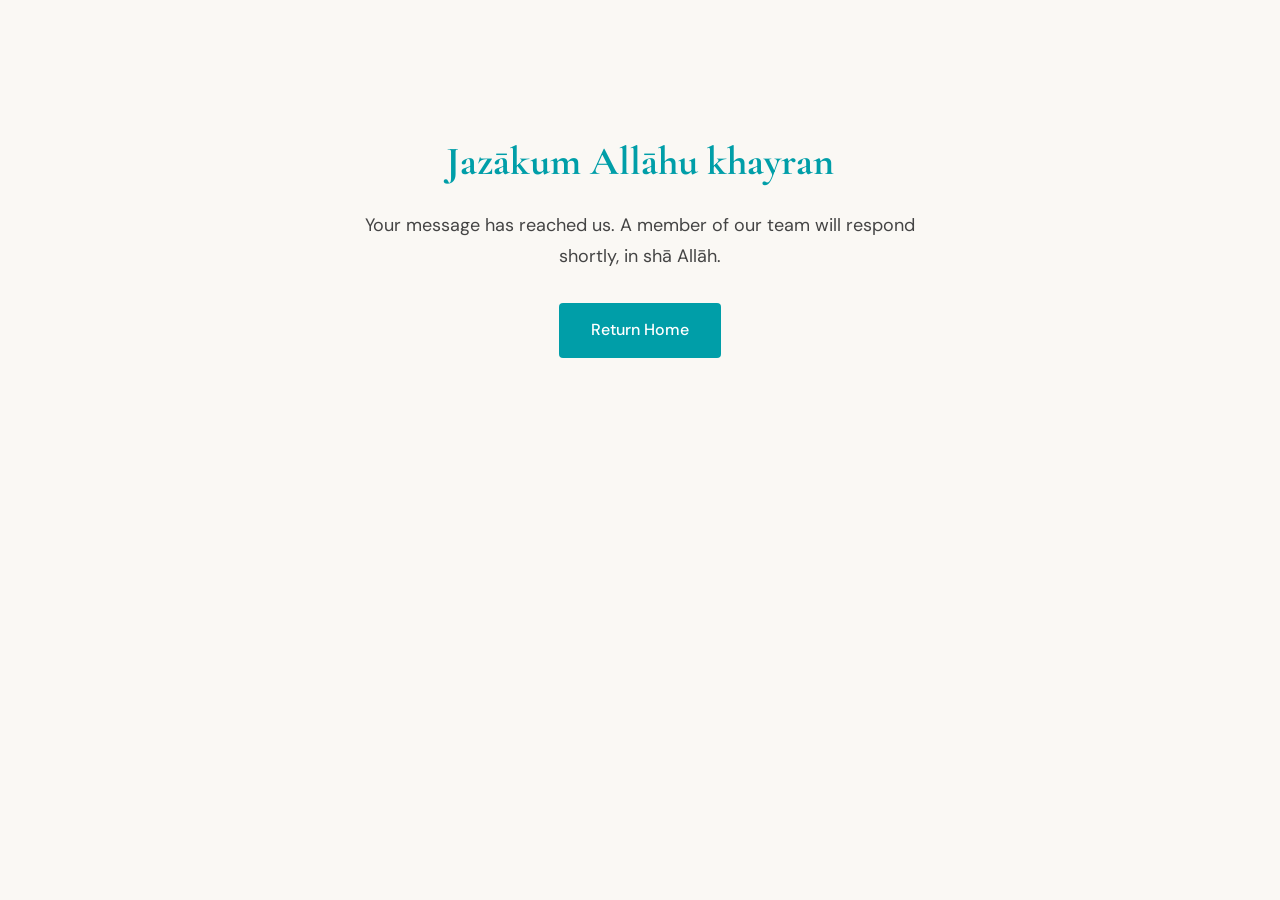
<file: contact-success.html>
<!DOCTYPE html>
<html lang="en">
<head>
  <meta charset="UTF-8"/>
  <meta name="viewport" content="width=device-width, initial-scale=1.0"/>
  <title>Message Sent — Baseerah Institute</title>
  <meta name="description" content="Thank you for contacting Baseerah Institute. We will respond shortly, in shā Allāh."/>
  <meta name="robots" content="noindex"/>
  <link rel="canonical" href="https://baseerahinstitute.org/contact-success.html"/>
  <link rel="preconnect" href="https://fonts.googleapis.com"/>
  <link rel="preconnect" href="https://fonts.gstatic.com" crossorigin/>
  <link href="https://fonts.googleapis.com/css2?family=Cormorant+Garamond:ital,wght@0,300;0,400;0,600;1,300;1,400;1,600\&family=DM+Sans:opsz,wght@9..40,300;9..40,400;9..40,500;9..40,600\&family=Noto+Naskh+Arabic:wght@400;700\&display=swap" rel="stylesheet"/>
  <link rel="stylesheet" href="/css/style.css"/>
</head>
<body>
  <div id="nav-placeholder"></div>
  <main style="max-width:640px;margin:8rem auto 6rem;padding:0 1.5rem;text-align:center;">
    <h1 style="font-family:'Cormorant Garamond',serif;font-size:2.5rem;color:#009EA8;margin-bottom:1rem;">Jazākum Allāhu khayran</h1>
    <p style="font-size:1.125rem;line-height:1.7;color:#444;margin-bottom:2rem;">
      Your message has reached us. A member of our team will respond shortly, in shā Allāh.
    </p>
    <a href="/" style="display:inline-block;padding:0.875rem 2rem;background:#009EA8;color:#fff;text-decoration:none;border-radius:4px;font-weight:500;">Return Home</a>
  </main>
  <div id="footer-placeholder"></div>
  <script src="/js/components.js" defer></script>
</body>
</html>
</file>
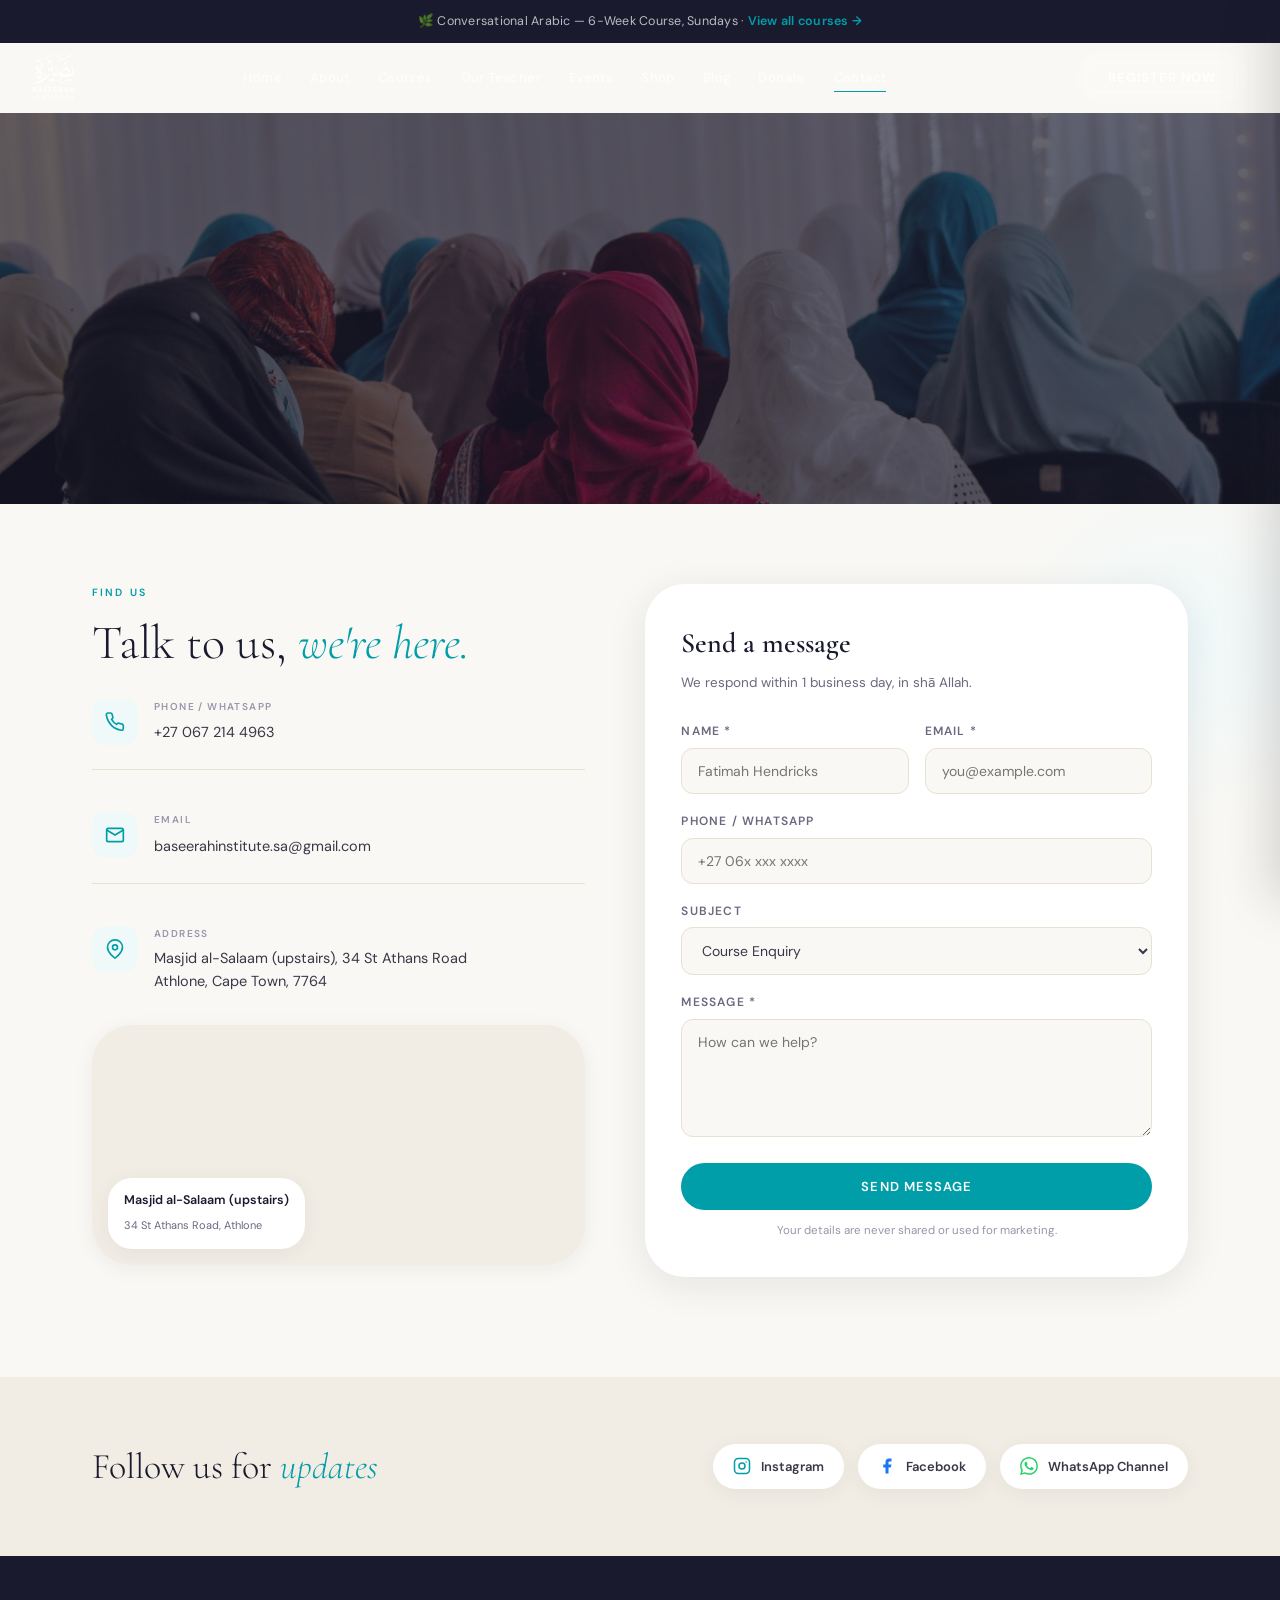
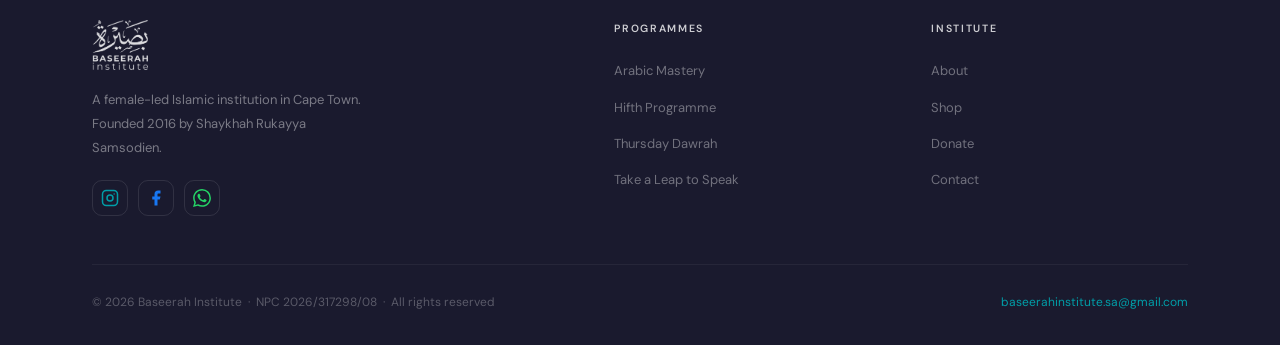
<file: contact.html>
<!DOCTYPE html>
<html lang="en">
<head>
  <meta charset="UTF-8"/>
  <meta name="viewport" content="width=device-width, initial-scale=1.0"/>
  <title>Contact — Baseerah Institute</title>

  <meta name="description" content="Contact Baseerah Institute in Cape Town. WhatsApp, email or visit us at Masjid al-Salaam, Athlone. Enquire about courses, registration or donations."/>
  <link rel="canonical" href="https://baseerahinstitute.org/contact.html"/>

  <meta property="og:site_name"   content="Baseerah Institute"/>
  <meta property="og:type"        content="website"/>
  <meta property="og:title"       content="Contact — Baseerah Institute"/>
  <meta property="og:description" content="Contact Baseerah Institute — WhatsApp, email or visit us at Masjid al-Salaam, Athlone, Cape Town."/>
  <meta property="og:image"       content="/images/og-default.jpg"/>
  <meta property="og:url"         content="https://baseerahinstitute.org/contact.html"/>
  <meta name="twitter:card"        content="summary_large_image"/>
  <meta name="twitter:title"       content="Contact — Baseerah Institute"/>
  <meta name="twitter:description" content="Contact Baseerah Institute — WhatsApp, email or visit us in Athlone, Cape Town."/>

  <link rel="preconnect" href="https://fonts.googleapis.com"/>
  <link rel="preconnect" href="https://fonts.gstatic.com" crossorigin/>
  <link href="https://fonts.googleapis.com/css2?family=Cormorant+Garamond:ital,wght@0,300;0,400;0,600;1,300;1,400;1,600\&family=DM+Sans:opsz,wght@9..40,300;9..40,400;9..40,500;9..40,600\&family=Noto+Naskh+Arabic:wght@400;700\&display=swap" rel="stylesheet"/>
  <link rel="stylesheet" href="css/style.css"/>
</head>
<body>

<div id="bar-container"></div>
<div id="nav-container"></div>

<!-- ─── Page Hero (editable via CMS) ─── -->
<div id="page-hero-container"><section class="page-hero">
  <div class="wrap">
    <div class="page-hero-text">
      <span class="eyebrow">We'd Love to Hear From You</span>
      <h1>Get in <em>Touch</em></h1>
      <p>Questions about registration, courses, or anything else — reach out and we'll respond within 1 business day.</p>
    </div>
    <div class="quick-links" style="margin-top:28px">
      <a href="tel:+27672144963" class="ql">📞 Call Us</a>
      <a href="mailto:baseerahinstitute.sa@gmail.com" class="ql">✉️ Email</a>
      <a href="https://wa.me/27672144963" target="_blank" rel="noopener" class="ql">💬 WhatsApp</a>
      <a href="courses.html#register" class="ql">📋 Register</a>
    </div>
  </div>
</section></div>

<!-- ─── Contact main ─── -->
<section class="contact-main">
  <div class="wrap">
    <div class="contact-grid">

      <!-- Contact info — rendered by app.js -->
      <div>
        <div class="contact-info">
          <span class="eyebrow" style="display:block;margin-bottom:16px">Find Us</span>
          <h2 class="reveal">Talk to us, <em>we're here.</em></h2>
          <div id="contact-details-container">
            <!-- Rendered by app.js -->
            <div style="display:flex;flex-direction:column;gap:20px;margin-top:20px">
              <div class="skeleton-card citem" style="height:64px"></div>
              <div class="skeleton-card citem" style="height:64px"></div>
              <div class="skeleton-card citem" style="height:64px"></div>
            </div>
          </div>
        </div>

        <!-- Map embed -->
        <div class="map-wrap" style="margin-top:32px">
          <iframe
            src="https://www.google.com/maps/embed?pb=!1m18!1m12!1m3!1d3310.8!2d18.5!3d-33.95!2m3!1f0!2f0!3f0!3m2!1i1024!2i768!4f13.1!3m3!1m2!1s0x0%3A0x0!2zMzPCsDU3JzAwLjAiUyAxOMKwMzAnMDAuMCJF!5e0!3m2!1sen!2sza!4v1"
            allowfullscreen loading="lazy" referrerpolicy="no-referrer-when-downgrade"
            title="Baseerah Institute location"></iframe>
          <div class="map-overlay">
            <p>Masjid al-Salaam (upstairs)</p>
            <small>34 St Athans Road, Athlone</small>
          </div>
        </div>
      </div>

      <!-- Contact form -->
      <div class="form-card reveal">
        <h3>Send a message</h3>
        <p class="form-sub">We respond within 1 business day, in shā Allah.</p>
        <form name="contact" method="POST" data-netlify="true" netlify-honeypot="bot-field" action="/contact.html">
          <input type="hidden" name="form-name" value="contact"/>
          <input type="hidden" name="bot-field"/>
          <div class="form-row">
            <div class="form-group"><label>Name *</label><input type="text" name="name" required placeholder="Fatimah Hendricks"/></div>
            <div class="form-group"><label>Email *</label><input type="email" name="email" required placeholder="you@example.com"/></div>
          </div>
          <div class="form-group"><label>Phone / WhatsApp</label><input type="tel" name="phone" placeholder="+27 06x xxx xxxx"/></div>
          <div class="form-group">
            <label>Subject</label>
            <select name="subject">
              <option value="Course Enquiry">Course Enquiry</option>
              <option value="Registration">Registration</option>
              <option value="Shop / Book Order">Shop / Book Order</option>
              <option value="Donation / Sponsorship">Donation / Sponsorship</option>
              <option value="General">General</option>
            </select>
          </div>
          <div class="form-group"><label>Message *</label><textarea name="message" rows="5" required placeholder="How can we help?"></textarea></div>
          <button type="submit" class="btn btn-primary form-submit">Send Message</button>
          <p class="form-note">Your details are never shared or used for marketing.</p>
        </form>
      </div>

    </div>
  </div>
</section>

<!-- ─── Social strip ─── -->
<section class="social-strip">
  <div class="wrap social-strip-in">
    <h3>Follow us for <em>updates</em></h3>
    <div class="social-links">
      <a href="https://instagram.com/baseerahinstitute" target="_blank" rel="noopener" class="social-link">
        <svg width="18" height="18" viewBox="0 0 24 24" fill="none" stroke="var(--teal)" stroke-width="2"><rect x="2" y="2" width="20" height="20" rx="5" ry="5"/><circle cx="12" cy="12" r="4"/><circle cx="17.5" cy="6.5" r="1" fill="var(--teal)" stroke="none"/></svg>
        Instagram
      </a>
      <a href="https://www.facebook.com/p/Baseerah-Institute-South-Africa-100061273524946/" target="_blank" rel="noopener" class="social-link">
        <svg width="18" height="18" viewBox="0 0 24 24" fill="#1877F2"><path d="M18 2h-3a5 5 0 0 0-5 5v3H7v4h3v8h4v-8h3l1-4h-4V7a1 1 0 0 1 1-1h3z"/></svg>
        Facebook
      </a>
      <a href="https://whatsapp.com/channel/0029VbAmEBDD38CbFEDWWk3m" target="_blank" rel="noopener" class="social-link">
        <svg width="18" height="18" viewBox="0 0 24 24" fill="#25D366"><path d="M17.472 14.382c-.297-.149-1.758-.867-2.03-.967-.273-.099-.471-.148-.67.15-.197.297-.767.966-.94 1.164-.173.199-.347.223-.644.075-.297-.15-1.255-.463-2.39-1.475-.883-.788-1.48-1.761-1.653-2.059-.173-.297-.018-.458.13-.606.134-.133.298-.347.446-.52.149-.174.198-.298.298-.497.099-.198.05-.371-.025-.52-.075-.149-.669-1.612-.916-2.207-.242-.579-.487-.5-.669-.51-.173-.008-.371-.01-.57-.01-.198 0-.52.074-.792.372-.272.297-1.04 1.016-1.04 2.479 0 1.462 1.065 2.875 1.213 3.074.149.198 2.096 3.2 5.077 4.487.709.306 1.262.489 1.694.625.712.227 1.36.195 1.871.118.571-.085 1.758-.719 2.006-1.413.248-.694.248-1.289.173-1.413-.074-.124-.272-.198-.57-.347m-5.421 7.403h-.004a9.87 9.87 0 0 1-5.031-1.378l-.361-.214-3.741.982.998-3.648-.235-.374a9.86 9.86 0 0 1-1.51-5.26c.001-5.45 4.436-9.884 9.888-9.884 2.64 0 5.122 1.03 6.988 2.898a9.825 9.825 0 0 1 2.893 6.994c-.003 5.45-4.437 9.884-9.885 9.884m8.413-18.297A11.815 11.815 0 0 0 12.05 0C5.495 0 .16 5.335.157 11.892c0 2.096.547 4.142 1.588 5.945L.057 24l6.305-1.654a11.882 11.882 0 0 0 5.683 1.448h.005c6.554 0 11.89-5.335 11.893-11.893a11.821 11.821 0 0 0-3.48-8.413z"/></svg>
        WhatsApp Channel
      </a>
    </div>
  </div>
</section>

<!-- Footer -->
<div id="footer-container"></div>

<script src="js/components.js" defer></script>
<script src="js/app.js" defer></script>

</body>
</html>
</file>
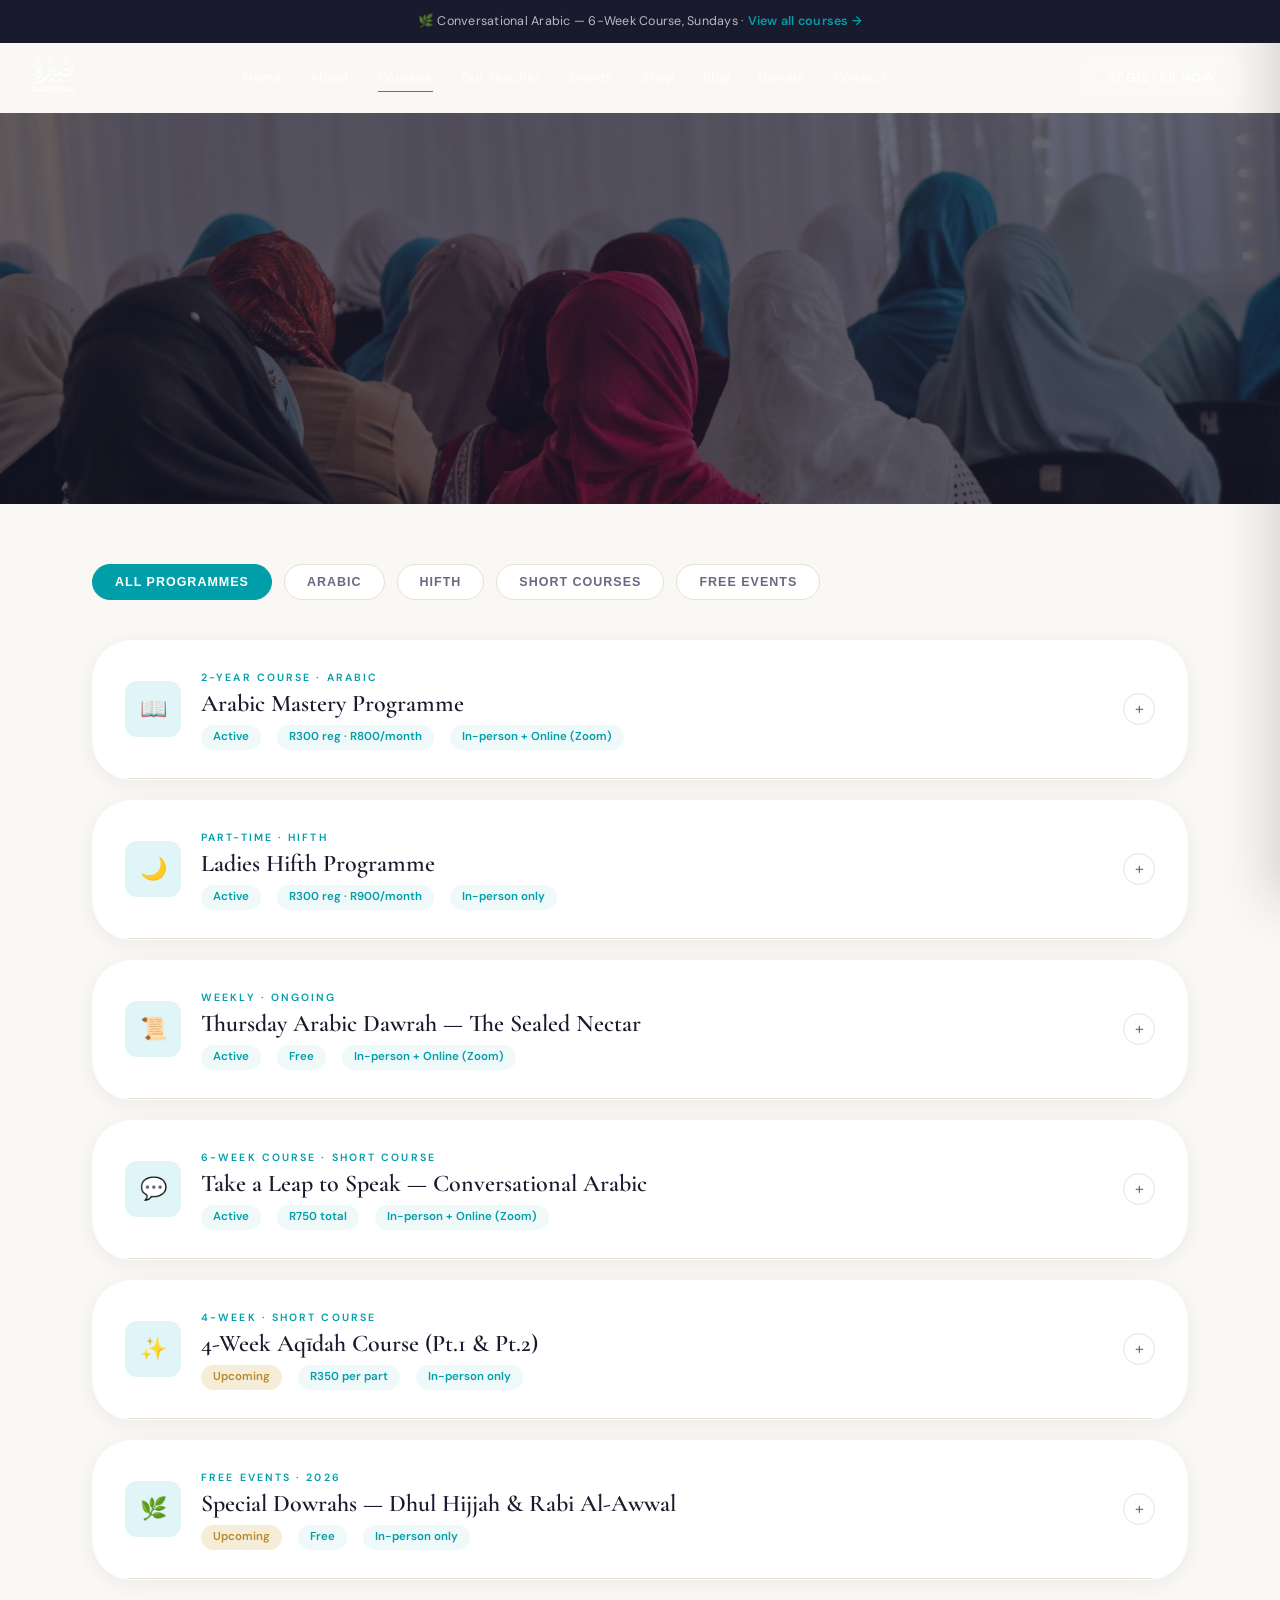
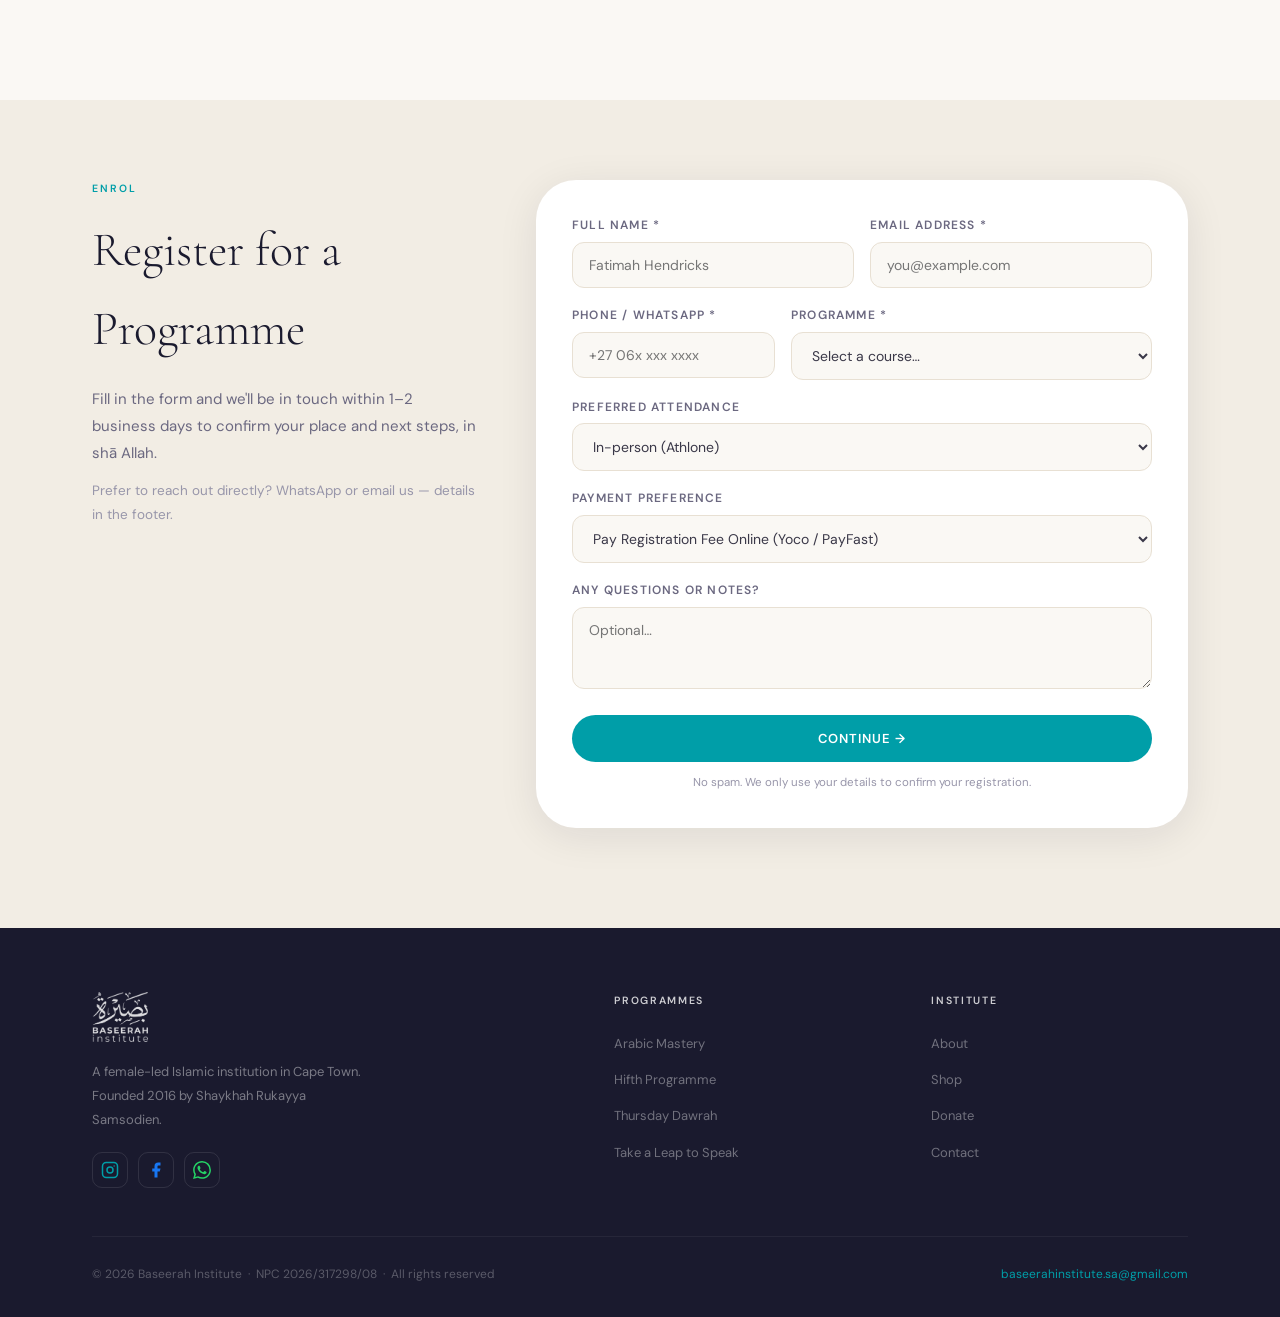
<file: courses.html>
<!DOCTYPE html>
<html lang="en">
<head>
  <meta charset="UTF-8"/>
  <meta name="viewport" content="width=device-width, initial-scale=1.0"/>
  <title>Courses — Baseerah Institute</title>

  <meta name="description" content="Explore Arabic Mastery, Ladies Hifth, Thursday Dawrah, Conversational Arabic and Aqidah courses at Baseerah Institute, Cape Town. In-person and online."/>
  <link rel="canonical" href="https://baseerahinstitute.org/courses.html"/>

  <meta property="og:site_name"   content="Baseerah Institute"/>
  <meta property="og:type"        content="website"/>
  <meta property="og:title"       content="Courses — Baseerah Institute"/>
  <meta property="og:description" content="Arabic Mastery, Ladies Hifth, Conversational Arabic and more — structured programmes for women in Cape Town and online."/>
  <meta property="og:image"       content="/images/og-default.jpg"/>
  <meta property="og:url"         content="https://baseerahinstitute.org/courses.html"/>
  <meta name="twitter:card"        content="summary_large_image"/>
  <meta name="twitter:title"       content="Courses — Baseerah Institute"/>
  <meta name="twitter:description" content="Arabic Mastery, Ladies Hifth, Conversational Arabic and more — structured programmes for women in Cape Town and online."/>

  <link rel="preconnect" href="https://fonts.googleapis.com"/>
  <link rel="preconnect" href="https://fonts.gstatic.com" crossorigin/>
  <link href="https://fonts.googleapis.com/css2?family=Cormorant+Garamond:ital,wght@0,300;0,400;0,600;1,300;1,400;1,600\&family=DM+Sans:opsz,wght@9..40,300;9..40,400;9..40,500;9..40,600\&family=Noto+Naskh+Arabic:wght@400;700\&display=swap" rel="stylesheet"/>
  <link rel="stylesheet" href="css/style.css"/>
</head>
<body>

<div id="bar-container"></div>
<div id="nav-container"></div>

<!-- ─── Page Hero (editable via CMS) ─── -->
<div id="page-hero-container"><section class="page-hero">
  <div class="wrap">
    <div class="page-hero-text">
      <span class="eyebrow">2026 Programmes</span>
      <h1>Our <em>Courses</em></h1>
      <p>From Hifth al-Qur'ān to Arabic Mastery — structured programmes for women, exactly where they are.</p>
    </div>
  </div>
</section></div>

<!-- ─── Courses List ─── -->
<section class="courses-page">
  <div class="wrap">

    <!-- Filter tabs -->
    <div class="filter-tabs" style="margin-bottom:40px">
      <button class="ftab active" data-filter="all">All Programmes</button>
      <button class="ftab" data-filter="arabic">Arabic</button>
      <button class="ftab" data-filter="hifth">Hifth</button>
      <button class="ftab" data-filter="short">Short Courses</button>
      <button class="ftab" data-filter="free">Free Events</button>
    </div>

    <!-- Courses accordion — rendered by app.js -->
    <div class="courses-list" id="courses-container">
      <!-- Loading skeletons -->
      <div class="skeleton-card" style="height:90px;border-radius:var(--r-lg)"></div>
      <div class="skeleton-card" style="height:90px;border-radius:var(--r-lg);margin-top:16px"></div>
      <div class="skeleton-card" style="height:90px;border-radius:var(--r-lg);margin-top:16px"></div>
    </div>

  </div>
</section>

<!-- ─── Registration Form ─── -->
<section class="reg-section" id="register">
  <div class="wrap">
    <div class="reg-grid">
      <div class="reg-text reveal">
        <span class="eyebrow">Enrol</span>
        <h2>Register for a Programme</h2>
        <p>Fill in the form and we'll be in touch within 1–2 business days to confirm your place and next steps, in shā Allah.</p>
        <p style="font-size:13.5px;color:var(--text-light);margin-top:12px">Prefer to reach out directly? WhatsApp or email us — details in the footer.</p>
      </div>
      <div class="form-card reveal">
        <form id="reg-form" name="course-registration" method="POST" data-netlify="true" netlify-honeypot="bot-field" action="/courses.html">
          <input type="hidden" name="form-name" value="course-registration"/>
          <input type="hidden" name="bot-field"/>
          <div class="form-row">
            <div class="form-group"><label>Full Name *</label><input type="text" name="name" required placeholder="Fatimah Hendricks"/></div>
            <div class="form-group"><label>Email Address *</label><input type="email" name="email" required placeholder="you@example.com"/></div>
          </div>
          <div class="form-row">
            <div class="form-group"><label>Phone / WhatsApp *</label><input type="tel" name="phone" required placeholder="+27 06x xxx xxxx"/></div>
            <div class="form-group">
              <label>Programme *</label>
              <select name="course" id="course-select" required>
                <option value="">Select a course…</option>
              </select>
            </div>
          </div>
          <div class="form-group">
            <label>Preferred Attendance</label>
            <select name="attendance">
              <option value="In-person (Athlone)">In-person (Athlone)</option>
              <option value="Online (Zoom)">Online (Zoom)</option>
              <option value="Not sure yet">Not sure yet</option>
            </select>
          </div>
          <div class="form-group">
            <label>Payment Preference</label>
            <select name="payment_preference">
              <option value="online">Pay Registration Fee Online (Yoco / PayFast)</option>
              <option value="eft">Pay via EFT / SnapScan</option>
            </select>
          </div>
          <div class="form-group"><label>Any questions or notes?</label><textarea name="message" rows="3" placeholder="Optional…"></textarea></div>
          <button type="submit" class="btn btn-primary form-submit">Continue →</button>
          <p class="form-note">No spam. We only use your details to confirm your registration.</p>
        </form>
      </div>
    </div>
  </div>
</section>

<!-- Footer -->
<div id="footer-container"></div>

<script src="js/components.js" defer></script>
<script src="js/app.js" defer></script>

</body>
</html>
</file>
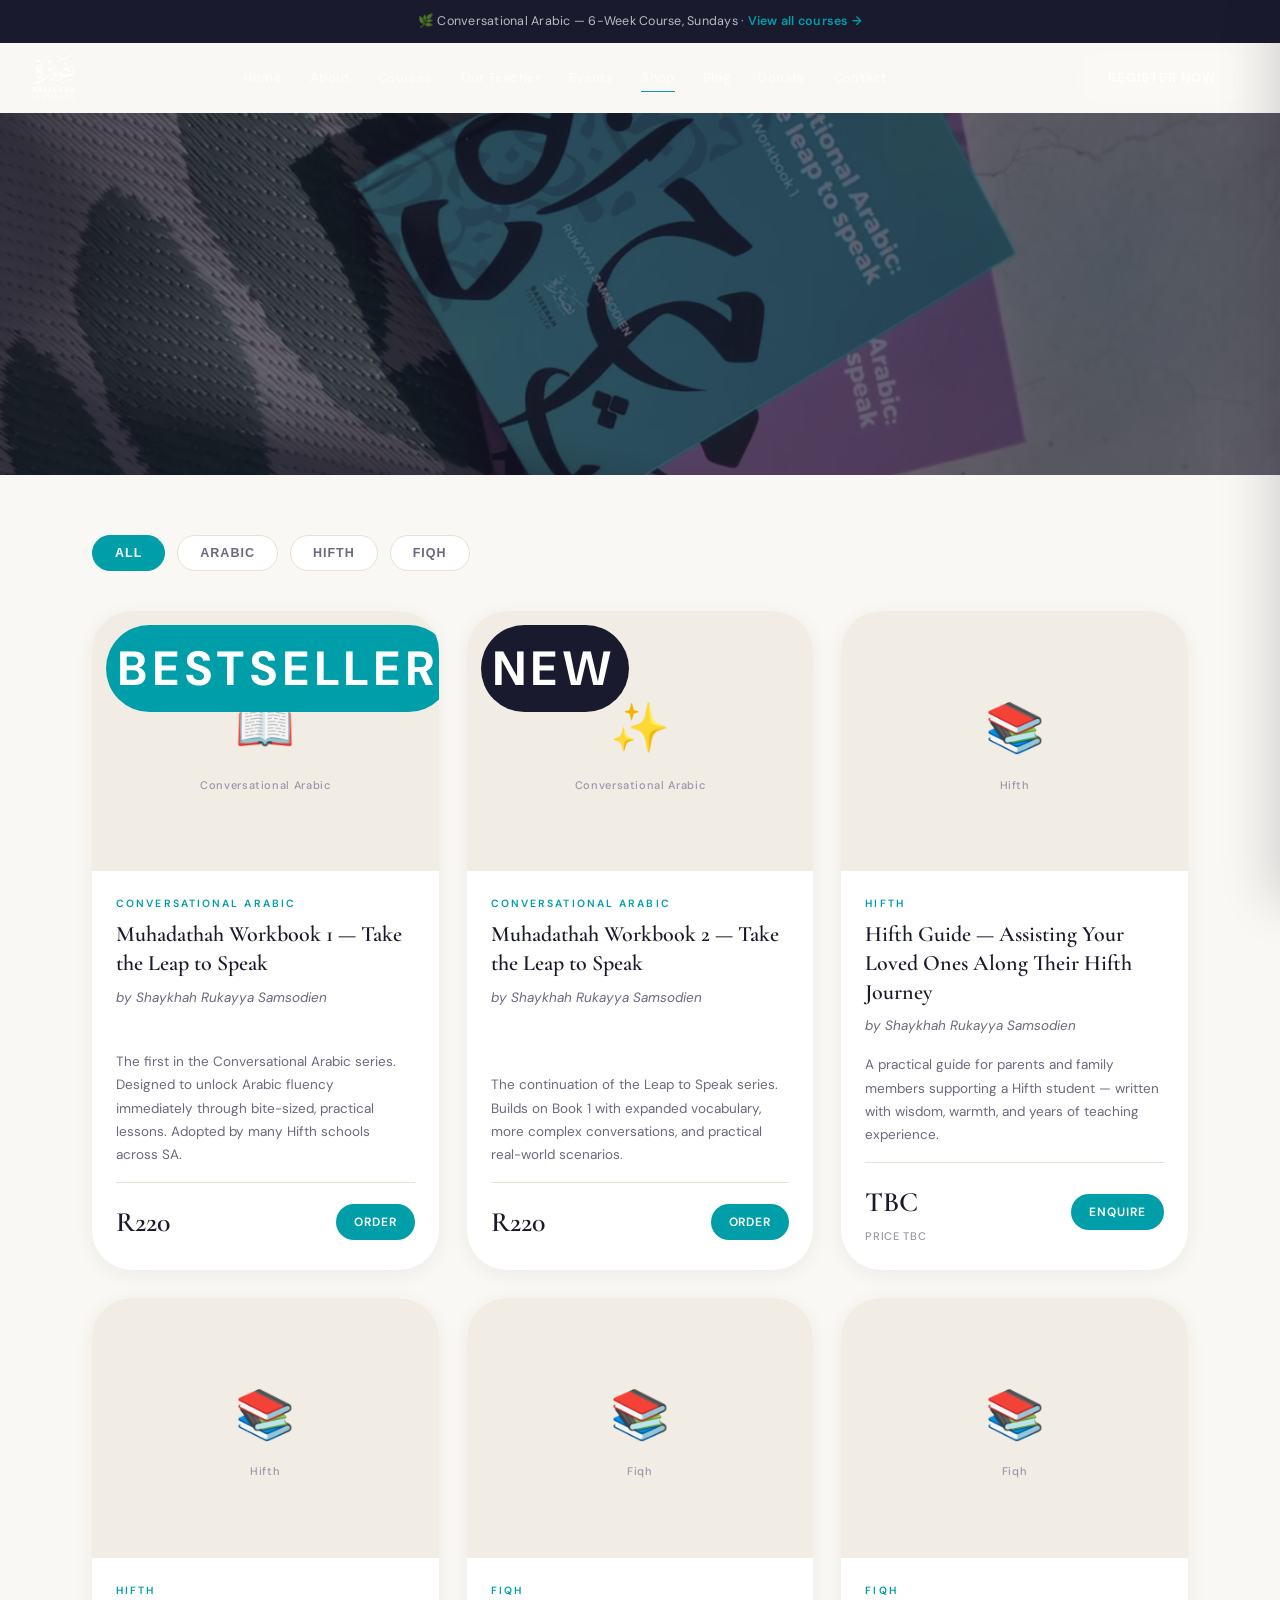
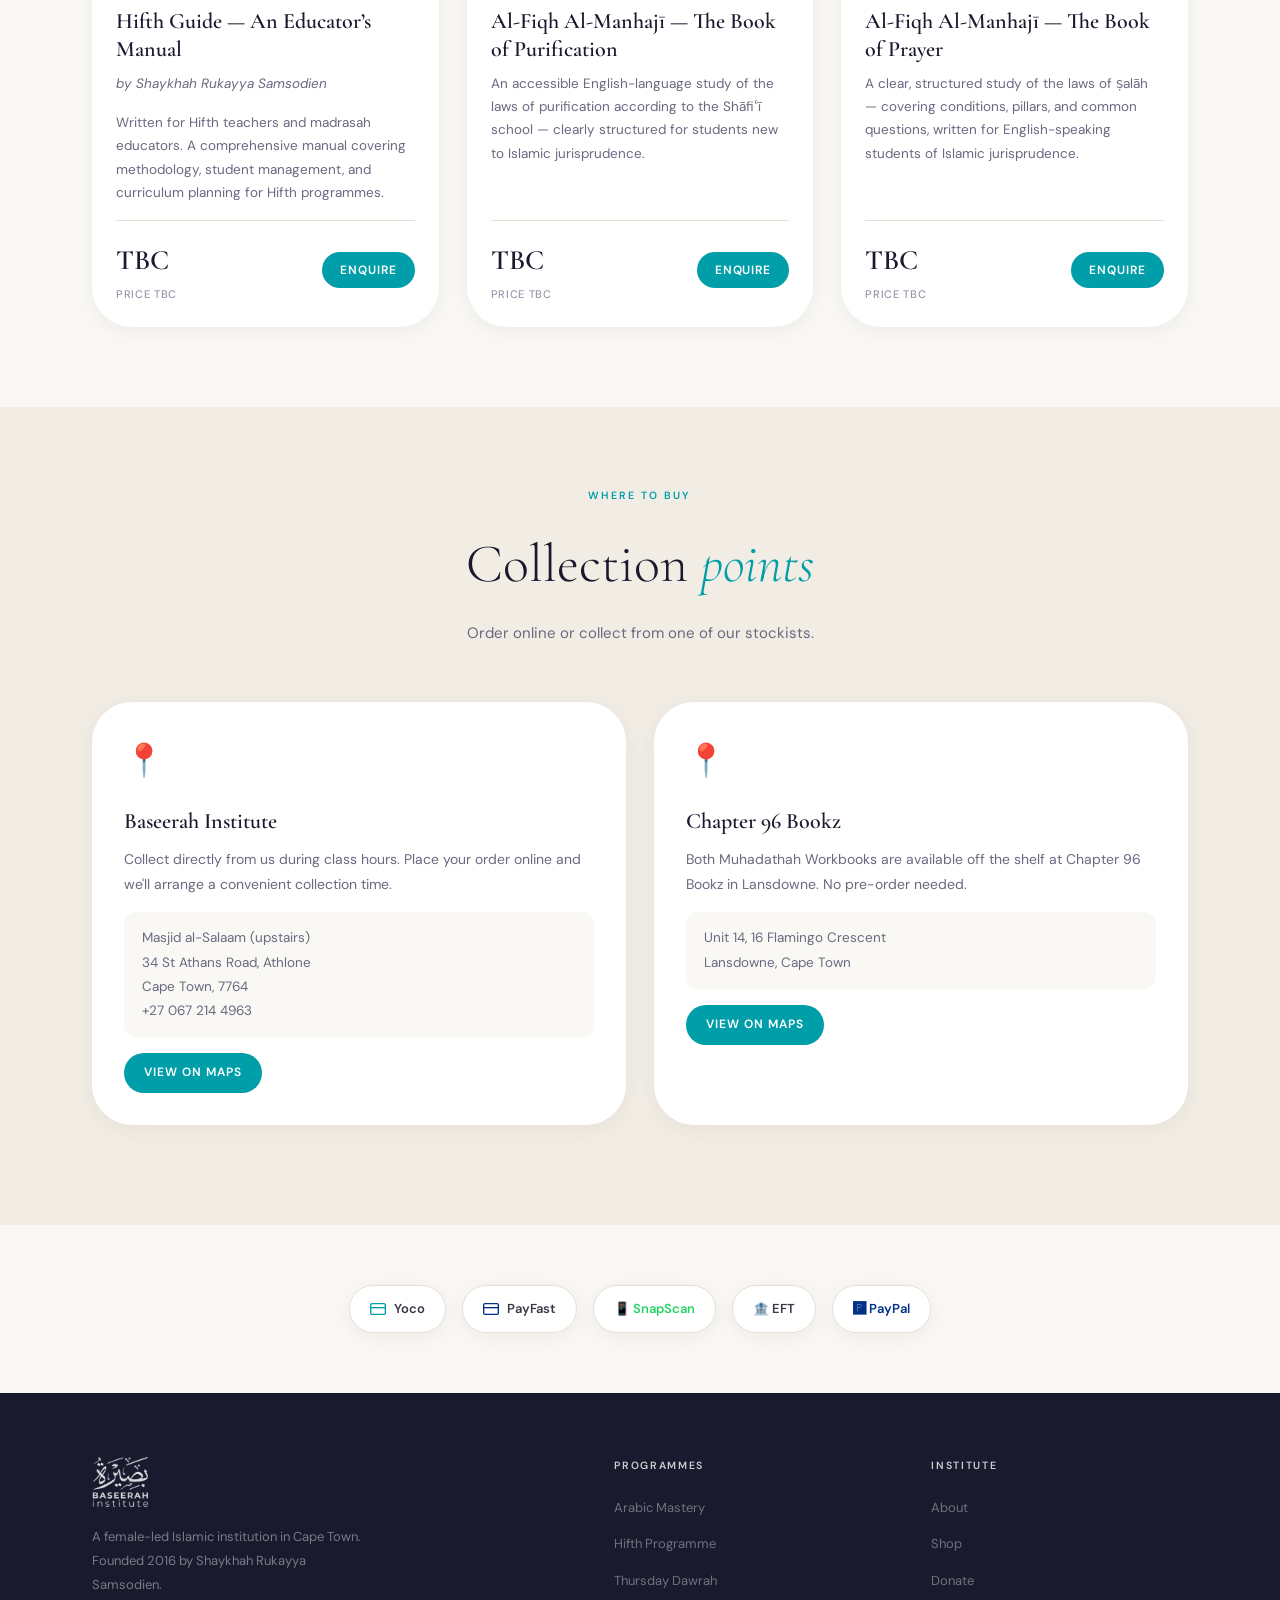
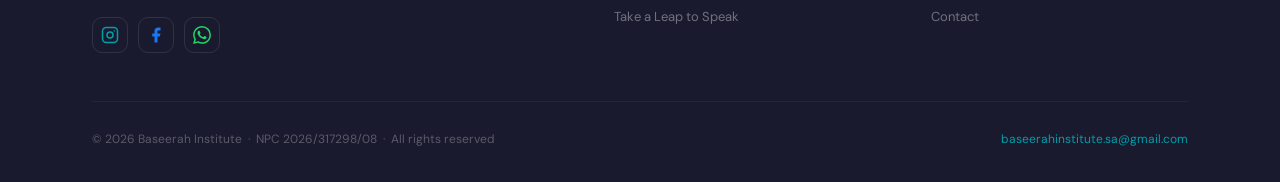
<file: shop.html>
<!DOCTYPE html>
<html lang="en">
<head>
  <meta charset="UTF-8"/>
  <meta name="viewport" content="width=device-width, initial-scale=1.0"/>
  <title>Shop — Baseerah Institute</title>

  <meta name="description" content="Browse Arabic workbooks, Hifth guides and Fiqh texts from Baseerah Institute. Muhadathah Workbooks, Hifth Educator's Manual and more."/>
  <link rel="canonical" href="https://baseerahinstitute.org/shop.html"/>

  <meta property="og:site_name"   content="Baseerah Institute"/>
  <meta property="og:type"        content="website"/>
  <meta property="og:title"       content="Shop — Baseerah Institute"/>
  <meta property="og:description" content="Arabic workbooks, Hifth guides and Fiqh texts. Order online for collection in Athlone or from Chapter 96 Bookz."/>
  <meta property="og:image"       content="/images/og-default.jpg"/>
  <meta property="og:url"         content="https://baseerahinstitute.org/shop.html"/>
  <meta name="twitter:card"        content="summary_large_image"/>
  <meta name="twitter:title"       content="Shop — Baseerah Institute"/>
  <meta name="twitter:description" content="Arabic workbooks, Hifth guides and Fiqh texts from Baseerah Institute."/>

  <link rel="preconnect" href="https://fonts.googleapis.com"/>
  <link rel="preconnect" href="https://fonts.gstatic.com" crossorigin/>
  <link href="https://fonts.googleapis.com/css2?family=Cormorant+Garamond:ital,wght@0,300;0,400;0,600;1,300;1,400;1,600\&family=DM+Sans:opsz,wght@9..40,300;9..40,400;9..40,500;9..40,600\&family=Noto+Naskh+Arabic:wght@400;700\&display=swap" rel="stylesheet"/>
  <link rel="stylesheet" href="css/style.css"/>
</head>
<body>

<div id="bar-container"></div>
<div id="nav-container"></div>

<!-- ─── Page Hero (editable via CMS) ─── -->
<div id="page-hero-container"><section class="page-hero">
  <div class="wrap">
    <div class="page-hero-text">
      <span class="eyebrow">Books &amp; Resources</span>
      <h1>The <em>Shop</em></h1>
      <p>Workbooks, guides and texts authored or curated by Baseerah Institute.</p>
    </div>
  </div>
</section></div>

<!-- ─── Products ─── -->
<section style="padding:60px 0 80px;background:var(--cream)">
  <div class="wrap">

    <!-- Filter tabs -->
    <div class="filter-tabs" style="margin-bottom:40px">
      <button class="ftab active" data-filter="all">All</button>
      <button class="ftab" data-filter="arabic">Arabic</button>
      <button class="ftab" data-filter="hifth">Hifth</button>
      <button class="ftab" data-filter="fiqh">Fiqh</button>
    </div>

    <!-- Products rendered by app.js -->
    <div id="products-container">
      <div class="shop-grid">
        <div class="skeleton-card product"><div class="skeleton skeleton-img" style="height:260px"></div><div class="skeleton-body"><div class="skeleton skeleton-line short"></div><div class="skeleton skeleton-line title"></div><div class="skeleton skeleton-line"></div></div></div>
        <div class="skeleton-card product"><div class="skeleton skeleton-img" style="height:260px"></div><div class="skeleton-body"><div class="skeleton skeleton-line short"></div><div class="skeleton skeleton-line title"></div><div class="skeleton skeleton-line"></div></div></div>
        <div class="skeleton-card product"><div class="skeleton skeleton-img" style="height:260px"></div><div class="skeleton-body"><div class="skeleton skeleton-line short"></div><div class="skeleton skeleton-line title"></div><div class="skeleton skeleton-line"></div></div></div>
      </div>
    </div>

  </div>
</section>

<!-- ─── Stockists ─── -->
<section class="stockists" id="stockists">
  <div class="wrap">
    <div class="sec-head reveal">
      <span class="eyebrow">Where to Buy</span>
      <h2>Collection <em>points</em></h2>
      <p>Order online or collect from one of our stockists.</p>
    </div>
    <!-- Rendered by app.js -->
    <div id="stockists-container">
      <div class="stockists-grid">
        <div class="skeleton-card stockist-card" style="height:200px"></div>
        <div class="skeleton-card stockist-card" style="height:200px"></div>
      </div>
    </div>
  </div>
</section>

<!-- ─── Payment logos ─── -->
<div id="payment-logos-container"></div>

<!-- ─── Order Modal ─── -->
<div class="modal-overlay" id="orderOverlay">
  <div class="modal">
    <button class="modal-close" id="modalClose">&times;</button>
    <h3>Place an Order</h3>
    <p class="modal-book" id="modal-book-title"></p>
    <form name="book-order" method="POST" data-netlify="true" netlify-honeypot="bot-field" action="/shop.html">
      <input type="hidden" name="form-name" value="book-order"/>
      <input type="hidden" name="bot-field"/>
      <input type="hidden" name="product" id="modal-product-input"/>
      <div class="form-row">
        <div class="form-group"><label>Full Name *</label><input type="text" name="name" required placeholder="Fatimah Hendricks"/></div>
        <div class="form-group"><label>Email *</label><input type="email" name="email" required placeholder="you@example.com"/></div>
      </div>
      <div class="form-group"><label>Phone / WhatsApp *</label><input type="tel" name="phone" required placeholder="+27 06x xxx xxxx"/></div>
      <div class="form-group">
        <label>Quantity</label>
        <select name="quantity">
          <option value="1">1</option><option value="2">2</option>
          <option value="3">3</option><option value="5">5</option>
        </select>
      </div>
      <div class="form-group"><label>Collection point</label>
        <select name="collection_point">
          <option value="Baseerah Institute (Athlone)">Baseerah Institute — Athlone</option>
          <option value="Chapter 96 Bookz (Lansdowne)">Chapter 96 Bookz — Lansdowne</option>
        </select>
      </div>
      <div class="form-group"><label>Notes (optional)</label><textarea name="notes" rows="2"></textarea></div>
      <button type="submit" class="btn btn-primary form-submit">Submit Order</button>
      <p class="form-note">We'll confirm your order within 1 business day.</p>
    </form>
  </div>
</div>

<!-- Footer -->
<div id="footer-container"></div>

<script src="js/components.js" defer></script>
<script src="js/app.js" defer></script>

</body>
</html>
</file>
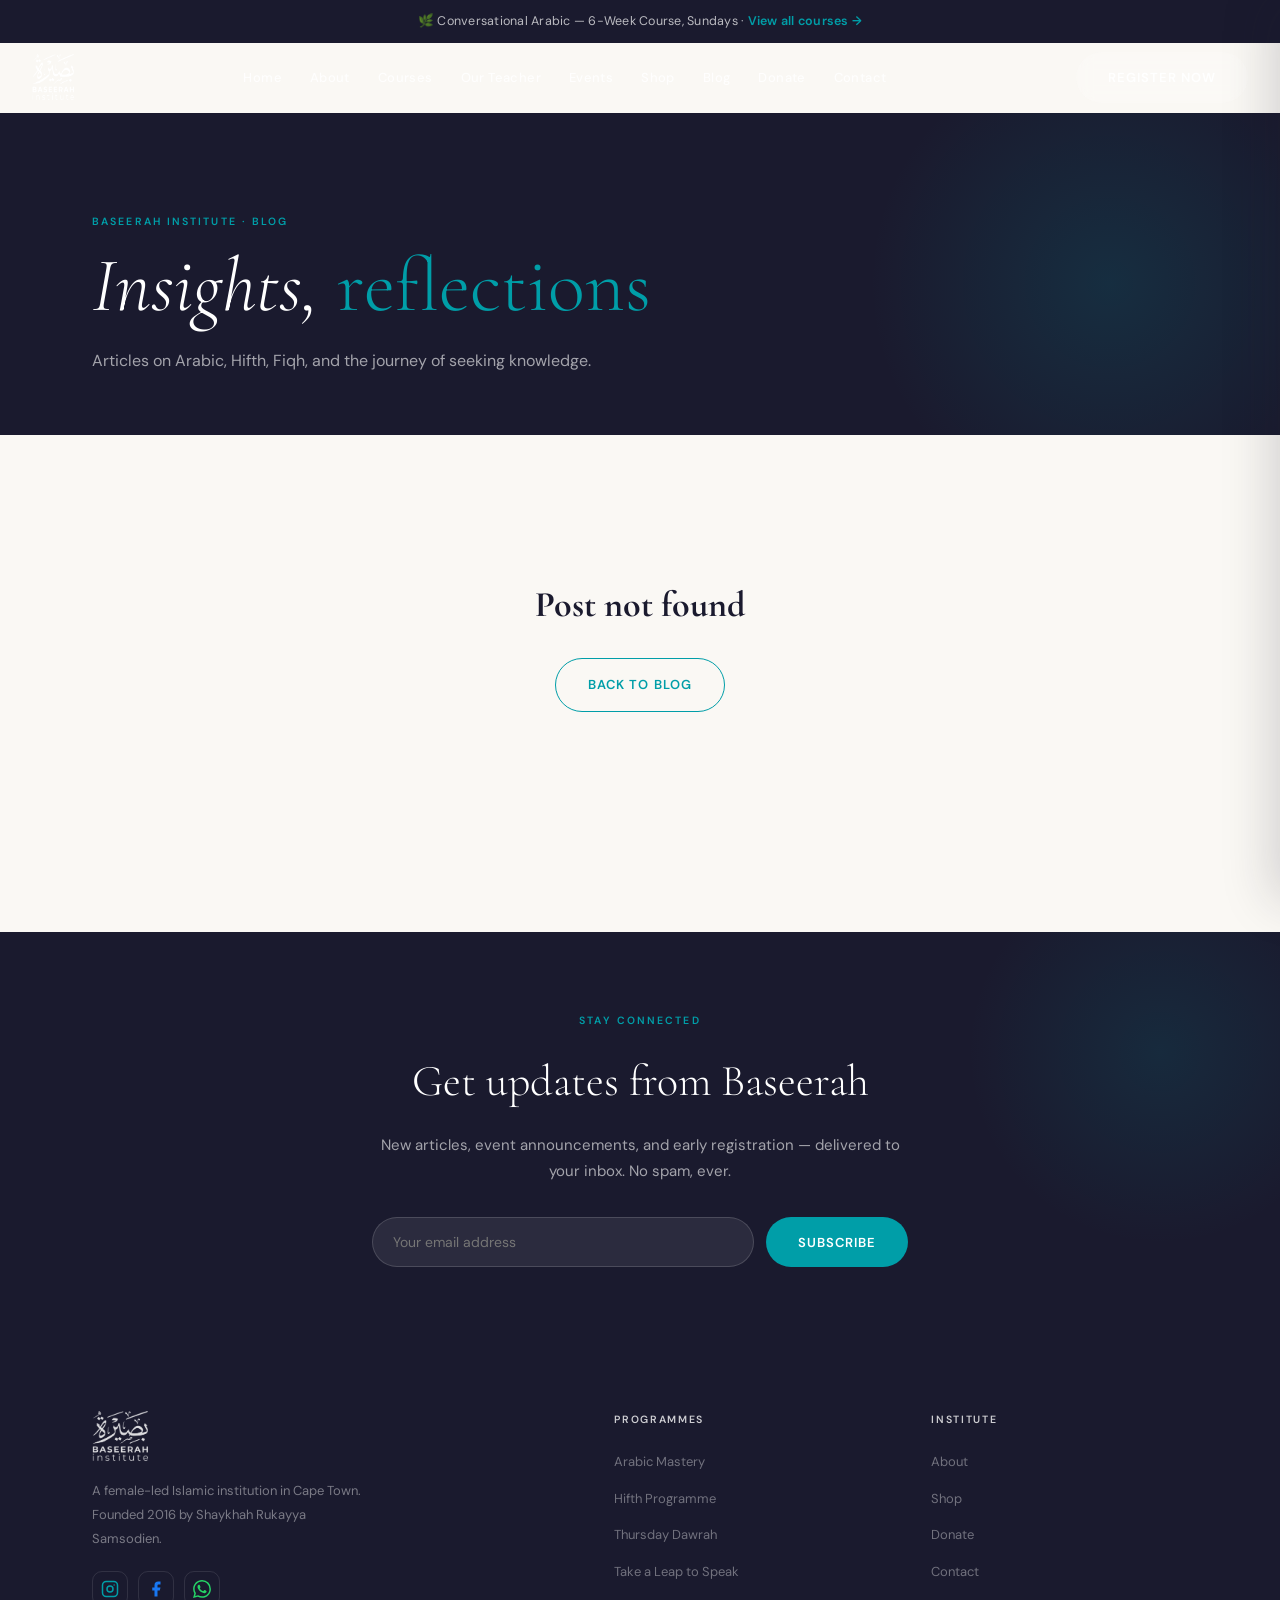
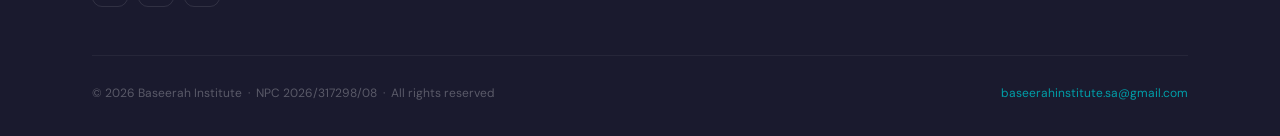
<file: blog/post.html>
<!DOCTYPE html>
<html lang="en">
<head>
  <meta charset="UTF-8"/>
  <meta name="viewport" content="width=device-width, initial-scale=1.0"/>
  <title>Baseerah Institute — Blog</title>

  <!-- Open Graph — filled dynamically by blog.js -->
  <meta property="og:site_name" content="Baseerah Institute"/>
  <meta property="og:type"      content="article"/>
  <meta property="og:title"     content="Baseerah Institute"/>
  <meta property="og:description" content=""/>
  <meta property="og:image"     content="/images/og-default.jpg"/>
  <meta property="og:url"       content=""/>
  <meta name="twitter:card"     content="summary_large_image"/>

  <link rel="preconnect" href="https://fonts.googleapis.com"/>
  <link rel="preconnect" href="https://fonts.gstatic.com" crossorigin/>
  <link href="https://fonts.googleapis.com/css2?family=Cormorant+Garamond:ital,wght@0,300;0,400;0,600;1,300;1,400;1,600&family=DM+Sans:opsz,wght@9..40,300;9..40,400;9..40,500;9..40,600&family=Noto+Naskh+Arabic:wght@400;700&display=swap" rel="stylesheet"/>
  <link rel="stylesheet" href="../css/style.css"/>
</head>
<body>

<!-- Announcement bar -->
<div id="bar-container"></div>

<!-- Nav -->
<div id="nav-container"></div>

<!-- ─── Post Page Hero ─── -->
<section class="page-hero" style="padding:100px 0 60px">
  <div class="wrap">
    <div class="page-hero-text">
      <span class="eyebrow">Baseerah Institute · Blog</span>
      <h1>Insights, <em>reflections</em></h1>
      <p>Articles on Arabic, Hifth, Fiqh, and the journey of seeking knowledge.</p>
    </div>
  </div>
</section>

<!-- ─── Post Content ─── -->
<section style="padding:60px 0 80px;background:var(--cream)">
  <div class="wrap" style="max-width:800px">

    <!-- Post rendered here by blog.js -->
    <div id="post-container">
      <!-- Loading skeleton -->
      <div style="text-align:center;padding:60px 0">
        <div class="skeleton" style="height:380px;border-radius:var(--r-lg);margin-bottom:40px"></div>
        <div class="skeleton skeleton-line title" style="width:65%;margin:0 auto 16px"></div>
        <div class="skeleton skeleton-line" style="width:80%;margin:0 auto 10px"></div>
        <div class="skeleton skeleton-line short" style="width:40%;margin:0 auto"></div>
      </div>
    </div>

    <!-- Prev / Next navigation -->
    <div id="prevnext-container"></div>

    <!-- Related posts -->
    <div id="related-container"></div>

  </div>
</section>

<!-- ─── Newsletter ─── -->
<div id="post-newsletter"></div>

<!-- Footer -->
<div id="footer-container"></div>

<script src="../js/components.js"></script>
<script src="../js/blog.js"></script>

</body>
</html>
</file>
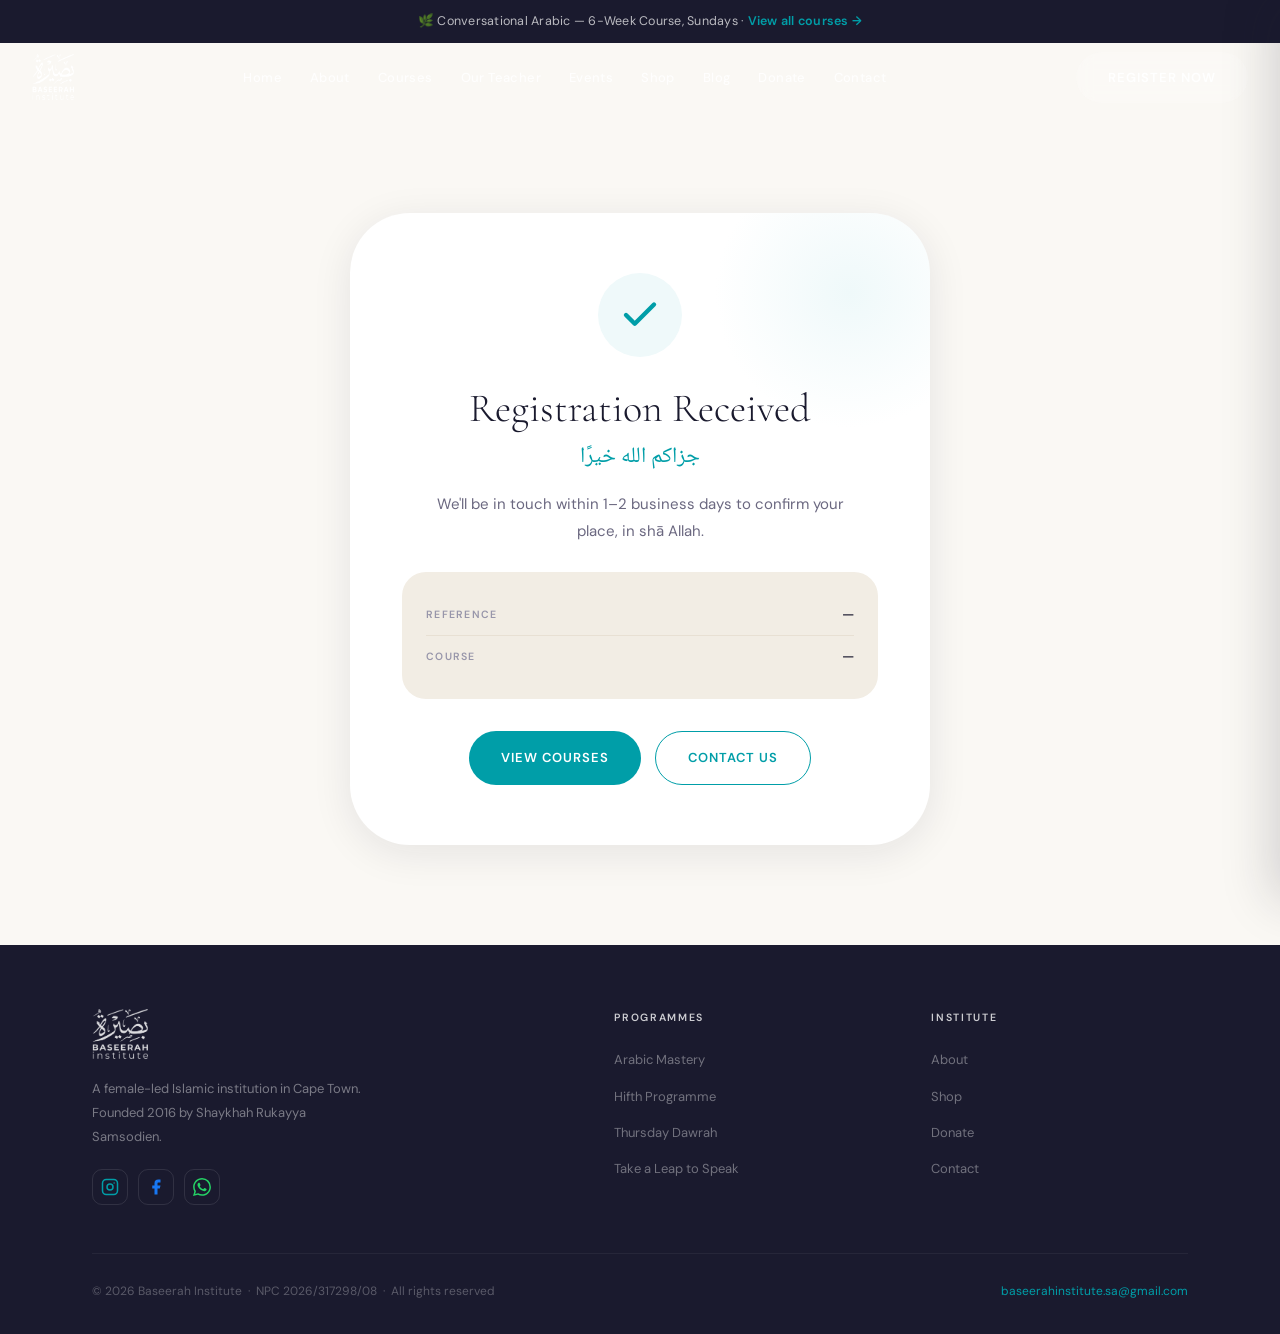
<file: courses/registration-confirmed.html>
<!DOCTYPE html>
<html lang="en">
<head>
  <meta charset="UTF-8"/>
  <meta name="viewport" content="width=device-width, initial-scale=1.0"/>
  <title>Registration Received — Baseerah Institute</title>
  <meta property="og:site_name" content="Baseerah Institute"/>
  <meta property="og:type"      content="website"/>
  <meta property="og:image"     content="/images/og-default.jpg"/>
  <meta name="twitter:card"     content="summary_large_image"/>
  <link rel="preconnect" href="https://fonts.googleapis.com"/>
  <link rel="preconnect" href="https://fonts.gstatic.com" crossorigin/>
  <link href="https://fonts.googleapis.com/css2?family=Cormorant+Garamond:ital,wght@0,300;0,400;0,600;1,300;1,400;1,600&family=DM+Sans:opsz,wght@9..40,300;9..40,400;9..40,500;9..40,600&family=Noto+Naskh+Arabic:wght@400;700&display=swap" rel="stylesheet"/>
  <link rel="stylesheet" href="../css/style.css"/>
  <style>
    .reg-conf-wrap {
      min-height: 80vh;
      display: flex;
      align-items: center;
      justify-content: center;
      padding: 100px 24px;
      background: var(--cream);
    }
    .reg-conf-card {
      background: white;
      border-radius: var(--r-xl);
      padding: 60px 52px;
      max-width: 580px;
      width: 100%;
      text-align: center;
      box-shadow: var(--shadow);
      position: relative;
      overflow: hidden;
    }
    .reg-conf-card::before {
      content: '';
      position: absolute;
      top: -60px; right: -60px;
      width: 280px; height: 280px;
      background: radial-gradient(ellipse, var(--teal-faint) 0%, transparent 68%);
      border-radius: 55% 45% 40% 60%;
      pointer-events: none;
    }
    .reg-check {
      width: 84px; height: 84px;
      border-radius: 50%;
      background: var(--teal-faint);
      display: flex; align-items: center; justify-content: center;
      margin: 0 auto 28px;
      position: relative; z-index: 2;
    }
    .reg-conf-card h1 {
      font-family: 'Cormorant Garamond', serif;
      font-size: clamp(26px, 4vw, 40px);
      font-weight: 300; color: var(--charcoal);
      line-height: 1.15; margin-bottom: 8px;
      position: relative; z-index: 2;
    }
    .reg-conf-card .arabic-sub {
      font-family: 'Noto Naskh Arabic', serif;
      font-size: 22px; color: var(--teal);
      direction: rtl; display: block;
      margin-bottom: 16px;
      position: relative; z-index: 2;
    }
    .reg-conf-card > p {
      font-size: 15px; color: var(--text-mid);
      line-height: 1.78; margin-bottom: 28px;
      max-width: 420px; margin-left: auto; margin-right: auto;
      position: relative; z-index: 2;
    }
    .reg-summary {
      background: var(--cream-warm);
      border-radius: var(--r-md);
      padding: 22px 24px;
      margin-bottom: 32px;
      text-align: left;
      position: relative; z-index: 2;
    }
    .reg-row {
      display: flex;
      justify-content: space-between;
      align-items: center;
      padding: 9px 0;
      border-bottom: 1px solid var(--cream-deep);
    }
    .reg-row:last-child { border-bottom: none; }
    .reg-label {
      font-size: 10.5px; font-weight: 600;
      letter-spacing: .12em; text-transform: uppercase;
      color: var(--text-light);
    }
    .reg-value {
      font-size: 14px; font-weight: 500;
      color: var(--charcoal); text-align: right; max-width: 60%;
    }
    .reg-conf-actions {
      display: flex; gap: 14px; justify-content: center;
      flex-wrap: wrap;
      position: relative; z-index: 2;
    }
    @media(max-width: 520px) {
      .reg-conf-card { padding: 44px 28px; }
      .reg-conf-actions { flex-direction: column; }
      .reg-conf-actions .btn { justify-content: center; }
    }
  </style>
</head>
<body>

<div id="bar-container"></div>
<div id="nav-container"></div>

<div class="reg-conf-wrap">
  <div class="reg-conf-card reveal">

    <!-- Check icon -->
    <div class="reg-check">
      <svg width="42" height="42" viewBox="0 0 24 24" fill="none"
           stroke="var(--teal)" stroke-width="2.5" stroke-linecap="round" stroke-linejoin="round">
        <polyline points="20 6 9 17 4 12"/>
      </svg>
    </div>

    <h1>Registration Received</h1>
    <span class="arabic-sub">جزاكم الله خيرًا</span>
    <p>We'll be in touch within 1–2 business days to confirm your place, in shā Allah.</p>

    <!-- Summary from URL params -->
    <div class="reg-summary" id="reg-summary"></div>

    <div class="reg-conf-actions">
      <a href="../courses.html" class="btn btn-primary">View Courses</a>
      <a href="../contact.html" class="btn btn-outline">Contact Us</a>
    </div>

  </div>
</div>

<div id="footer-container"></div>

<script src="../js/components.js"></script>
<script src="../js/app.js"></script>

<script>
  (function () {
    const params = new URLSearchParams(window.location.search);
    const course = decodeURIComponent(params.get('course') || '—');
    const amount = params.get('amount') || null;
    const id     = params.get('id')     || '—';
    const el     = document.getElementById('reg-summary');
    if (!el) return;

    const rows = [
      { label: 'Reference',  value: id },
      { label: 'Course',     value: course },
    ];
    if (amount) rows.push({ label: 'Amount Paid', value: `R${parseFloat(amount).toFixed(2)}` });

    el.innerHTML = rows.map(r => `
      <div class="reg-row">
        <span class="reg-label">${r.label}</span>
        <span class="reg-value">${r.value}</span>
      </div>`).join('');
  })();
</script>

</body>
</html>
</file>
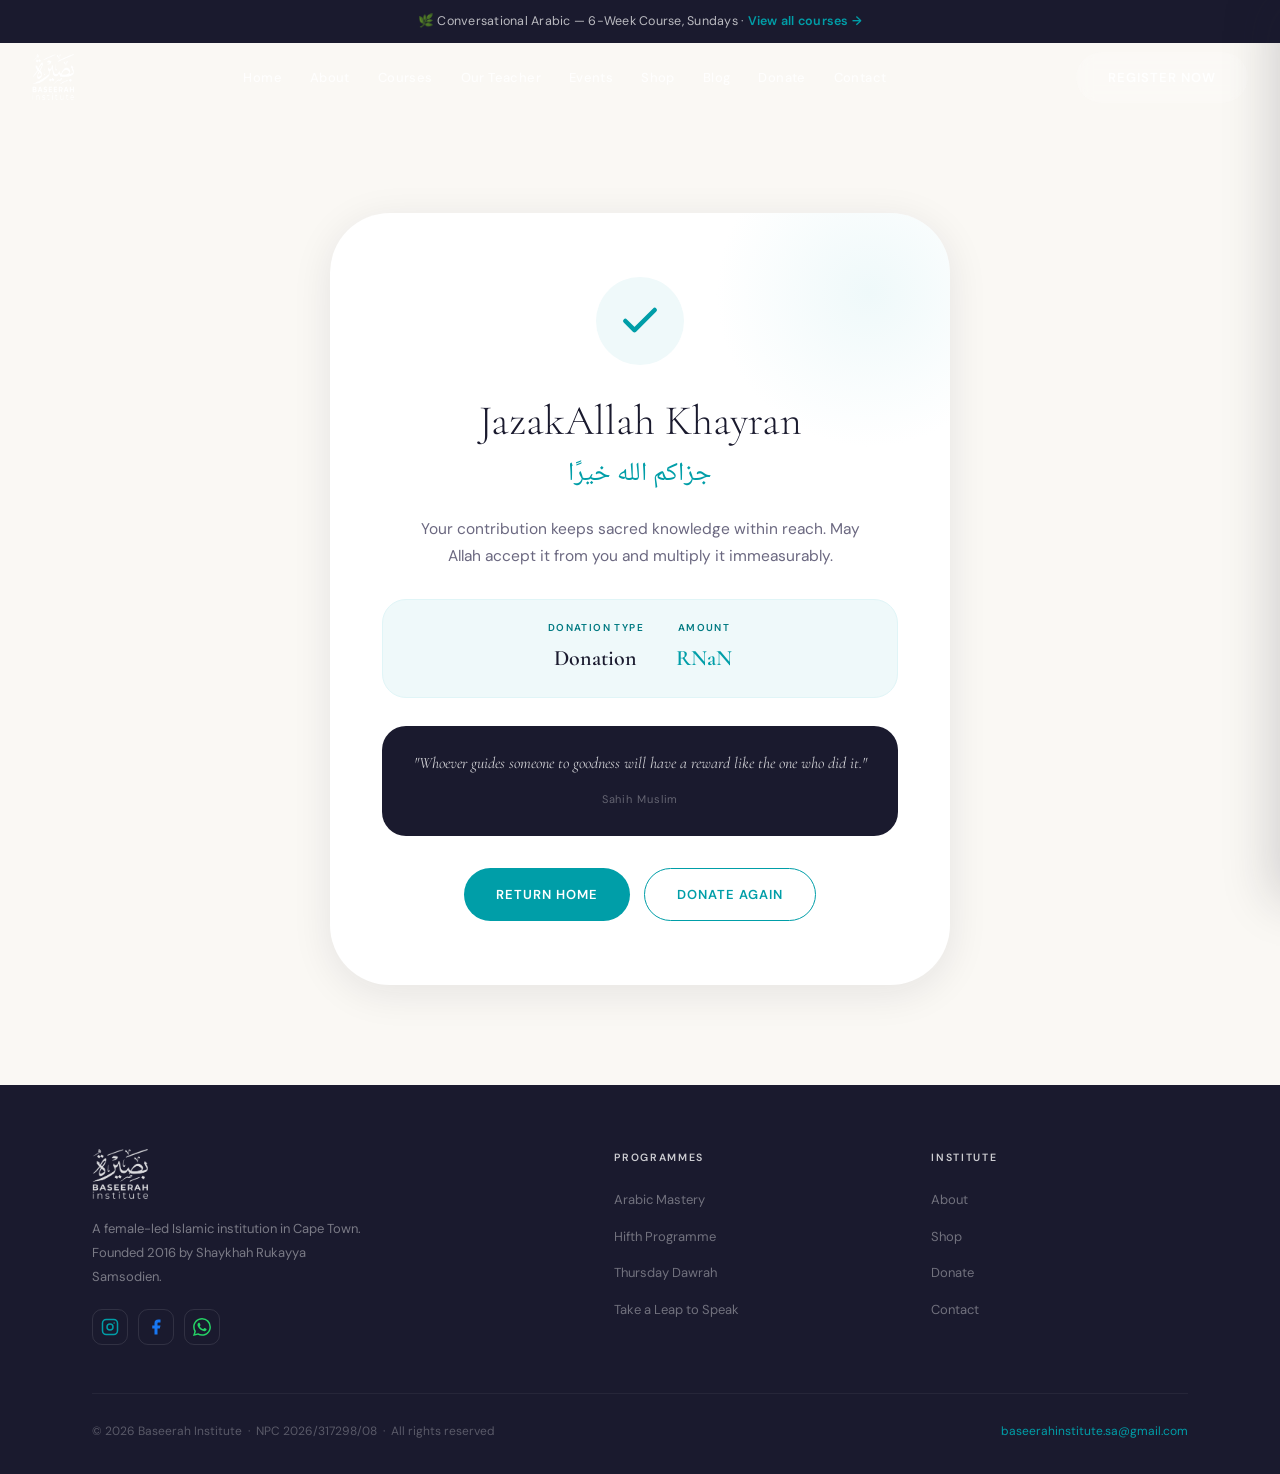
<file: donate/thank-you.html>
<!DOCTYPE html>
<html lang="en">
<head>
  <meta charset="UTF-8"/>
  <meta name="viewport" content="width=device-width, initial-scale=1.0"/>
  <title>JazakAllah Khayran — Baseerah Institute</title>
  <meta property="og:site_name" content="Baseerah Institute"/>
  <meta property="og:type"      content="website"/>
  <meta property="og:image"     content="/images/og-default.jpg"/>
  <meta name="twitter:card"     content="summary_large_image"/>
  <link rel="preconnect" href="https://fonts.googleapis.com"/>
  <link rel="preconnect" href="https://fonts.gstatic.com" crossorigin/>
  <link href="https://fonts.googleapis.com/css2?family=Cormorant+Garamond:ital,wght@0,300;0,400;0,600;1,300;1,400;1,600&family=DM+Sans:opsz,wght@9..40,300;9..40,400;9..40,500;9..40,600&family=Noto+Naskh+Arabic:wght@400;700&display=swap" rel="stylesheet"/>
  <link rel="stylesheet" href="../css/style.css"/>
  <style>
    .thankyou-wrap {
      min-height: 80vh;
      display: flex;
      align-items: center;
      justify-content: center;
      padding: 100px 24px;
      background: var(--cream);
    }
    .thankyou-card {
      background: white;
      border-radius: var(--r-xl);
      padding: 64px 52px;
      max-width: 620px;
      width: 100%;
      text-align: center;
      box-shadow: var(--shadow);
      position: relative;
      overflow: hidden;
    }
    .thankyou-card::before {
      content: '';
      position: absolute;
      top: -80px; right: -80px;
      width: 320px; height: 320px;
      background: radial-gradient(ellipse, var(--teal-faint) 0%, transparent 68%);
      border-radius: 55% 45% 40% 60%;
      pointer-events: none;
    }
    .check-icon {
      width: 88px; height: 88px;
      border-radius: 50%;
      background: var(--teal-faint);
      display: flex; align-items: center; justify-content: center;
      margin: 0 auto 32px;
      position: relative; z-index: 2;
    }
    .thankyou-card h1 {
      font-family: 'Cormorant Garamond', serif;
      font-size: clamp(28px, 4vw, 42px);
      font-weight: 300; color: var(--charcoal);
      line-height: 1.15; margin-bottom: 8px;
      position: relative; z-index: 2;
    }
    .thankyou-card .arabic-heading {
      font-family: 'Noto Naskh Arabic', serif;
      font-size: 26px; color: var(--teal);
      direction: rtl; display: block;
      margin-bottom: 20px;
      position: relative; z-index: 2;
    }
    .thankyou-card > p {
      font-size: 15.5px; color: var(--text-mid);
      line-height: 1.78; margin-bottom: 28px;
      max-width: 460px; margin-left: auto; margin-right: auto;
      position: relative; z-index: 2;
    }
    .donation-summary {
      background: var(--teal-faint);
      border: 1.5px solid var(--teal-light);
      border-radius: var(--r-md);
      padding: 20px 28px;
      margin-bottom: 28px;
      display: flex; justify-content: center; gap: 32px;
      flex-wrap: wrap;
      position: relative; z-index: 2;
    }
    .ds-item { text-align: center; }
    .ds-item small {
      font-size: 10px; font-weight: 600; letter-spacing: .14em;
      text-transform: uppercase; color: var(--teal-mid);
      display: block; margin-bottom: 4px;
    }
    .ds-item span {
      font-family: 'Cormorant Garamond', serif;
      font-size: 22px; font-weight: 600; color: var(--charcoal);
    }
    .hadith-box {
      background: var(--charcoal);
      border-radius: var(--r-md);
      padding: 24px 28px;
      margin-bottom: 32px;
      text-align: center;
      position: relative; z-index: 2;
    }
    .hadith-box p {
      font-family: 'Cormorant Garamond', serif;
      font-size: 16px; font-style: italic;
      color: rgba(255,255,255,.78); line-height: 1.72; margin-bottom: 8px;
    }
    .hadith-box small {
      font-size: 11px; color: rgba(255,255,255,.32);
      letter-spacing: .08em;
    }
    .thankyou-actions {
      display: flex; gap: 14px; justify-content: center; flex-wrap: wrap;
      position: relative; z-index: 2;
    }
    @media(max-width: 520px) {
      .thankyou-card { padding: 48px 28px; }
      .thankyou-actions { flex-direction: column; }
      .thankyou-actions .btn { justify-content: center; }
      .donation-summary { gap: 20px; }
    }
  </style>
</head>
<body>

<div id="bar-container"></div>
<div id="nav-container"></div>

<div class="thankyou-wrap">
  <div class="thankyou-card reveal">

    <!-- Checkmark -->
    <div class="check-icon">
      <svg width="44" height="44" viewBox="0 0 24 24" fill="none"
           stroke="var(--teal)" stroke-width="2.5" stroke-linecap="round" stroke-linejoin="round">
        <polyline points="20 6 9 17 4 12"/>
      </svg>
    </div>

    <h1>JazakAllah Khayran</h1>
    <span class="arabic-heading">جزاكم الله خيرًا</span>
    <p>Your contribution keeps sacred knowledge within reach. May Allah accept it from you and multiply it immeasurably.</p>

    <!-- Donation summary from URL params -->
    <div class="donation-summary" id="donation-summary"></div>

    <!-- Hadith -->
    <div class="hadith-box">
      <p>"Whoever guides someone to goodness will have a reward like the one who did it."</p>
      <small>Sahih Muslim</small>
    </div>

    <div class="thankyou-actions">
      <a href="../index.html" class="btn btn-primary">Return Home</a>
      <a href="../donate.html" class="btn btn-outline">Donate Again</a>
    </div>

  </div>
</div>

<div id="footer-container"></div>

<script src="../js/components.js"></script>
<script src="../js/app.js"></script>

<script>
  (function () {
    const params = new URLSearchParams(window.location.search);
    const type   = decodeURIComponent(params.get('type')   || 'Donation');
    const amount = params.get('amount') || '—';
    const el     = document.getElementById('donation-summary');
    if (!el) return;
    el.innerHTML = `
      <div class="ds-item">
        <small>Donation Type</small>
        <span>${type}</span>
      </div>
      <div class="ds-item">
        <small>Amount</small>
        <span style="color:var(--teal)">R${parseFloat(amount).toFixed(2)}</span>
      </div>`;
  })();
</script>

</body>
</html>
</file>
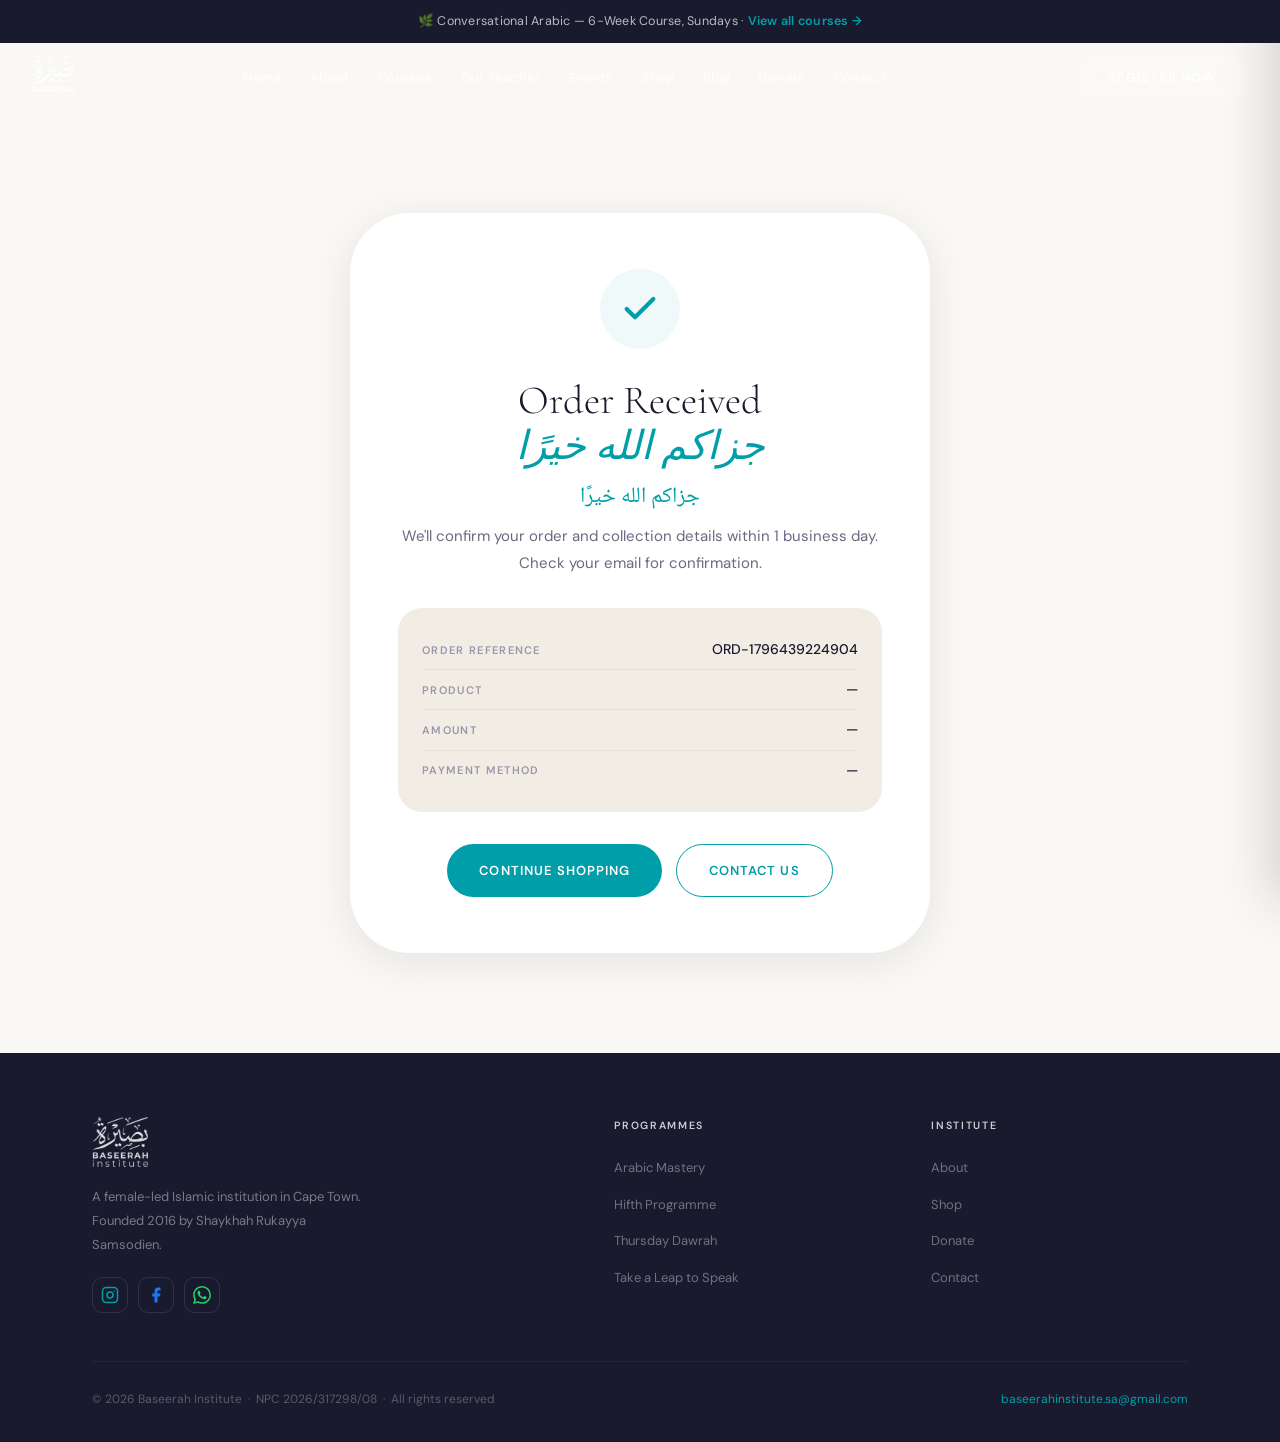
<file: shop/order-confirmed.html>
<!DOCTYPE html>
<html lang="en">
<head>
  <meta charset="UTF-8"/>
  <meta name="viewport" content="width=device-width, initial-scale=1.0"/>
  <title>Order Received — Baseerah Institute</title>

  <meta property="og:site_name" content="Baseerah Institute"/>
  <meta property="og:type"      content="website"/>
  <meta property="og:image"     content="/images/og-default.jpg"/>
  <meta name="twitter:card"     content="summary_large_image"/>

  <link rel="preconnect" href="https://fonts.googleapis.com"/>
  <link rel="preconnect" href="https://fonts.gstatic.com" crossorigin/>
  <link href="https://fonts.googleapis.com/css2?family=Cormorant+Garamond:ital,wght@0,300;0,400;0,600;1,300;1,400;1,600&family=DM+Sans:opsz,wght@9..40,300;9..40,400;9..40,500;9..40,600&family=Noto+Naskh+Arabic:wght@400;700&display=swap" rel="stylesheet"/>
  <link rel="stylesheet" href="../css/style.css"/>

  <style>
    .confirmed-wrap {
      min-height: 70vh;
      display: flex;
      align-items: center;
      justify-content: center;
      padding: 100px 24px;
      background: var(--cream);
    }
    .confirmed-card {
      background: white;
      border-radius: var(--r-xl);
      padding: 56px 48px;
      max-width: 580px;
      width: 100%;
      text-align: center;
      box-shadow: var(--shadow);
    }
    .confirmed-icon {
      width: 80px;
      height: 80px;
      border-radius: 50%;
      background: var(--teal-faint);
      display: flex;
      align-items: center;
      justify-content: center;
      margin: 0 auto 28px;
    }
    .confirmed-card h1 {
      font-family: 'Cormorant Garamond', serif;
      font-size: clamp(26px, 4vw, 40px);
      font-weight: 300;
      color: var(--charcoal);
      line-height: 1.15;
      margin-bottom: 10px;
    }
    .confirmed-card h1 em { font-style: italic; color: var(--teal); }
    .confirmed-card .arabic {
      font-family: 'Noto Naskh Arabic', serif;
      font-size: 22px;
      color: var(--teal);
      direction: rtl;
      display: block;
      margin-bottom: 8px;
    }
    .confirmed-card > p {
      font-size: 15px;
      color: var(--text-mid);
      line-height: 1.78;
      margin-bottom: 32px;
    }
    .order-summary {
      background: var(--cream-warm);
      border-radius: var(--r-md);
      padding: 22px 24px;
      margin-bottom: 32px;
      text-align: left;
    }
    .order-row {
      display: flex;
      justify-content: space-between;
      align-items: center;
      padding: 8px 0;
      border-bottom: 1px solid var(--cream-deep);
    }
    .order-row:last-child { border-bottom: none; }
    .order-label {
      font-size: 11px;
      font-weight: 600;
      letter-spacing: .12em;
      text-transform: uppercase;
      color: var(--text-light);
    }
    .order-value {
      font-size: 14px;
      font-weight: 500;
      color: var(--charcoal);
      text-align: right;
      max-width: 60%;
    }
    .confirmed-actions {
      display: flex;
      gap: 14px;
      justify-content: center;
      flex-wrap: wrap;
    }
    @media(max-width:520px) {
      .confirmed-card { padding: 40px 28px; }
      .confirmed-actions { flex-direction: column; }
      .confirmed-actions .btn { text-align: center; justify-content: center; }
    }
  </style>
</head>
<body>

<!-- Announcement bar -->
<div id="bar-container"></div>

<!-- Nav -->
<div id="nav-container"></div>

<!-- ─── Confirmation ─── -->
<div class="confirmed-wrap">
  <div class="confirmed-card reveal">

    <!-- Teal checkmark -->
    <div class="confirmed-icon">
      <svg width="40" height="40" viewBox="0 0 24 24" fill="none" stroke="var(--teal)" stroke-width="2.5" stroke-linecap="round" stroke-linejoin="round">
        <polyline points="20 6 9 17 4 12"/>
      </svg>
    </div>

    <h1>Order Received<br/><em>جزاكم الله خيرًا</em></h1>
    <span class="arabic">جزاكم الله خيرًا</span>
    <p>We'll confirm your order and collection details within 1 business day. Check your email for confirmation.</p>

    <!-- Order summary — populated from URL params -->
    <div class="order-summary" id="order-summary">
      <!-- Populated by script below -->
    </div>

    <div class="confirmed-actions">
      <a href="../shop.html" class="btn btn-primary">Continue Shopping</a>
      <a href="../contact.html" class="btn btn-outline">Contact Us</a>
    </div>

  </div>
</div>

<!-- Footer -->
<div id="footer-container"></div>

<script src="../js/components.js"></script>
<script src="../js/app.js"></script>

<script>
  // Populate order summary from URL params
  (function () {
    const params  = new URLSearchParams(window.location.search);
    const orderId = params.get('order_id') || 'ORD-' + Date.now();
    const product = params.get('product')  || '—';
    const amount  = params.get('amount')   || '—';
    const method  = params.get('method')   || '—';

    const summary = document.getElementById('order-summary');
    if (!summary) return;

    const rows = [
      { label: 'Order Reference', value: orderId },
      { label: 'Product',         value: decodeURIComponent(product) },
      { label: 'Amount',          value: amount !== '—' ? 'R' + amount : '—' },
      { label: 'Payment Method',  value: decodeURIComponent(method) },
    ];

    summary.innerHTML = rows.map(r => `
      <div class="order-row">
        <span class="order-label">${r.label}</span>
        <span class="order-value">${r.value}</span>
      </div>
    `).join('');

    // Also call send-confirmation-email function if order_id and email present
    const email = params.get('email');
    const name  = params.get('name');
    if (email && orderId) {
      fetch('/.netlify/functions/send-confirmation-email', {
        method: 'POST',
        headers: { 'Content-Type': 'application/json' },
        body: JSON.stringify({
          customer_email:  decodeURIComponent(email),
          customer_name:   decodeURIComponent(name  || ''),
          product:         decodeURIComponent(product),
          amount:          amount,
          order_id:        orderId,
          collection_point: decodeURIComponent(params.get('collection') || ''),
        })
      }).catch(() => {}); // silent fail — email is best-effort on client
    }
  })();
</script>

</body>
</html>
</file>
<file: css/style.css>
@import url('https://fonts.googleapis.com/css2?family=Cormorant+Garamond:ital,wght@0,300;0,400;0,600;1,300;1,400;1,600&family=DM+Sans:opsz,wght@9..40,300;9..40,400;9..40,500;9..40,600&family=Noto+Naskh+Arabic:wght@400;700&display=swap');

/* ─── Variables ──────────────────────────────────────────── */
:root {
  --teal: #009EA8;
  --teal-mid: #007A82;
  --teal-light: #E0F5F7;
  --teal-faint: #EFF9FA;
  --charcoal: #1A1A2E;
  --charcoal-2: #2D2D44;
  --cream: #FAF8F4;
  --cream-warm: #F2EDE4;
  --cream-deep: #E8E0D3;
  --gold: #B8872E;
  --gold-light: #F5EDD8;
  --text: #3A3848;
  --text-mid: #6B6880;
  --text-light: #9896AA;
  --r-sm: 12px;
  --r-md: 24px;
  --r-lg: 40px;
  --r-xl: 60px;
  --shadow: 0 8px 40px rgba(26,26,46,.09);
  --shadow-sm: 0 4px 20px rgba(26,26,46,.06);
  --trans: 0.35s cubic-bezier(.4,0,.2,1);
  --max: 1160px;
}


/* ─── Hero container — prevents layout shift while JS loads ─────── */
#hero-container { min-height: 100vh; background: var(--charcoal); }
#hero-container:empty { min-height: 100vh; background: var(--charcoal); }

/* ─── Reset ──────────────────────────────────────────────── */
*, *::before, *::after { box-sizing: border-box; margin: 0; padding: 0; }
html { scroll-behavior: smooth; }
html { overflow-x: hidden; }
body { font-family: 'DM Sans', sans-serif; background: var(--cream); color: var(--text); line-height: 1.65; }
img { display: block; max-width: 100%; }
a { color: inherit; text-decoration: none; }
ul { list-style: none; }

/* ─── Layout ─────────────────────────────────────────────── */
.wrap { max-width: var(--max); margin: 0 auto; padding: 0 32px; }

/* ─── Typography ─────────────────────────────────────────── */
.eyebrow { font-size: 10.5px; font-weight: 600; letter-spacing: .2em; text-transform: uppercase; color: var(--teal); }

/* ─── Buttons ────────────────────────────────────────────── */
.btn {
  display: inline-flex; align-items: center; gap: 8px;
  font-family: 'DM Sans', sans-serif; font-size: 13px; font-weight: 600;
  letter-spacing: .08em; text-transform: uppercase;
  padding: 15px 32px; border-radius: 100px;
  cursor: pointer; transition: var(--trans); white-space: nowrap; border: none; text-decoration: none;
}
.btn-primary { background: var(--teal); color: white; }
.btn-primary:hover { background: var(--teal-mid); transform: translateY(-2px); box-shadow: 0 8px 24px rgba(0,158,168,.3); }
.btn-outline { background: transparent; color: var(--teal); border: 1.5px solid var(--teal); }
.btn-outline:hover { background: var(--teal); color: white; transform: translateY(-2px); }
.btn-ghost { background: rgba(255,255,255,.12); color: white; border: 1.5px solid rgba(255,255,255,.3); backdrop-filter: blur(8px); }
.btn-ghost:hover { background: rgba(255,255,255,.22); transform: translateY(-2px); }
.btn-gold { background: var(--gold); color: white; border: none; }
.btn-gold:hover { background: #9A6E22; transform: translateY(-2px); box-shadow: 0 8px 24px rgba(184,135,46,.3); }

/* ─── Announcement Bar ───────────────────────────────────── */
.bar {
  background: var(--charcoal); color: rgba(255,255,255,.7);
  text-align: center; padding: 11px 24px;
  font-size: 12.5px; letter-spacing: .02em;
  position: sticky; top: 0; z-index: 50;
  width: 100%;
}
.bar a { color: var(--teal); font-weight: 600; }
.bar a:hover { text-decoration: underline; }

/* ─── Nav ────────────────────────────────────────────────── */
nav {
  position: sticky; top: 0; left: 0; right: 0; z-index: 100;
  transition: background var(--trans), box-shadow var(--trans), backdrop-filter var(--trans);
  background: rgba(250,248,244,.94);
  backdrop-filter: blur(20px);
  border-bottom: 1px solid rgba(0,0,0,.05);
}
/* index.html: transparent until scrolled */
nav.transparent {
  background: transparent;
  border-bottom: none;
  box-shadow: none;
  backdrop-filter: none;
}
nav.scrolled {
  background: rgba(250,248,244,.94);
  backdrop-filter: blur(20px);
  box-shadow: 0 1px 20px rgba(26,26,46,.07);
  border-bottom: 1px solid rgba(0,0,0,.05);
}
.nav-wrap {
  display: flex; align-items: center; justify-content: space-between;
  height: 70px; padding: 0 32px; max-width: none;
}

/* Logo */
.logo { display: flex; align-items: center; }
.logo-img { height: 48px; width: auto; transition: opacity var(--trans); }
.logo-wrap { position: relative; height: 48px; display: flex; align-items: center; }
.logo-colour { opacity: 1; }
.logo-white { position: absolute; opacity: 0; }
nav.transparent .logo-colour { opacity: 0; }
nav.transparent .logo-white { opacity: 1; }

/* Desktop nav links */
.nav-links { display: flex; align-items: center; gap: 28px; }
.nav-links a {
  font-size: 13px; font-weight: 500; letter-spacing: .03em;
  transition: color var(--trans); position: relative; color: var(--text-mid);
}
nav.transparent .nav-links a { color: rgba(255,255,255,.85); }
.nav-links a::after {
  content: ''; position: absolute; bottom: -4px; left: 0;
  width: 0; height: 1.5px; background: var(--teal); transition: width var(--trans);
}
.nav-links a:hover::after,
.nav-links a.active::after { width: 100%; }
.nav-links a:hover,
.nav-links a.active { color: var(--teal); }
nav.transparent .nav-links a:hover { color: white; }

/* Nav CTA */
.nav-cta { margin-left: 20px; }
nav.transparent .nav-cta { background: rgba(255,255,255,.18); border-color: rgba(255,255,255,.5); backdrop-filter: blur(8px); }
nav.transparent .nav-cta:hover { background: rgba(255,255,255,.3); }

/* ─── Hamburger ──────────────────────────────────────────── */
.hamburger {
  display: none; flex-direction: column; justify-content: center; gap: 6px;
  background: none; border: none; cursor: pointer; padding: 8px;
  width: 40px; height: 40px; position: relative;
}
.hamburger span {
  display: block; width: 22px; height: 2px; border-radius: 2px;
  background: var(--charcoal);
  transition: transform .35s ease, opacity .25s ease, top .35s ease;
  position: absolute; left: 9px;
}
nav.transparent .hamburger span { background: white; }
.hamburger span:nth-child(1) { top: 13px; }
.hamburger span:nth-child(2) { top: 19px; }
.hamburger span:nth-child(3) { top: 25px; }
.hamburger.open span:nth-child(1) { transform: rotate(45deg); top: 19px; }
.hamburger.open span:nth-child(2) { opacity: 0; }
.hamburger.open span:nth-child(3) { transform: rotate(-45deg); top: 19px; }

/* ─── Mobile Nav Panel ───────────────────────────────────── */
/* Overlay dim */
.mob-overlay {
  position: fixed; inset: 0; z-index: 180;
  background: rgba(0,0,0,.5);
  opacity: 0; pointer-events: none;
  transition: opacity .35s ease;
}
.mob-overlay.open { opacity: 1; pointer-events: all; }

/* Panel slides in from right */
.mob {
  position: fixed; top: 0; right: 0; bottom: 0;
  width: 85%; max-width: 380px;
  background: white; z-index: 190;
  display: flex; flex-direction: column;
  overflow-y: auto;
  transform: translateX(100%);
  transition: transform .35s cubic-bezier(.4,0,.2,1);
  box-shadow: -8px 0 48px rgba(26,26,46,.18);
}
.mob.open { transform: translateX(0); }

/* Panel close button */
.mob-close {
  position: absolute; top: 16px; right: 16px;
  width: 36px; height: 36px; border-radius: 50%;
  background: var(--cream-deep); border: none; cursor: pointer;
  display: flex; align-items: center; justify-content: center;
  color: var(--charcoal); font-size: 18px; transition: var(--trans);
}
.mob-close:hover { background: var(--cream-warm); }

/* Panel content */
.mob-inner { padding: 72px 0 24px; display: flex; flex-direction: column; flex: 1; }
.mob-links { display: flex; flex-direction: column; }
.mob-links a {
  font-family: 'DM Sans', sans-serif; font-size: 15px; font-weight: 500;
  text-transform: uppercase; letter-spacing: .1em;
  color: var(--charcoal); padding: 16px 28px;
  border-bottom: 1px solid var(--cream-deep);
  transition: color var(--trans), background var(--trans);
  display: block;
}
.mob-links a:hover,
.mob-links a.active { color: var(--teal); background: var(--teal-faint); }
.mob-links a:first-child { border-top: 1px solid var(--cream-deep); }

/* Sub-links (accordion items) */
.mob-sub { display: none; flex-direction: column; }
.mob-sub.open { display: flex; }
.mob-sub a {
  font-size: 13px; text-transform: none; letter-spacing: .04em;
  padding: 12px 28px 12px 44px;
  color: var(--text-mid); border-bottom: 1px solid var(--cream-deep);
}
.mob-sub a:hover { color: var(--teal); background: var(--teal-faint); }

/* Toggle button for expandable groups */
.mob-group-btn {
  display: flex; align-items: center; justify-content: space-between;
  width: 100%; background: none; border: none; cursor: pointer;
  font-family: 'DM Sans', sans-serif; font-size: 15px; font-weight: 500;
  text-transform: uppercase; letter-spacing: .1em;
  color: var(--charcoal); padding: 16px 28px;
  border-bottom: 1px solid var(--cream-deep);
  transition: color var(--trans), background var(--trans);
  text-align: left;
}
.mob-group-btn:hover { color: var(--teal); background: var(--teal-faint); }
.mob-group-btn .mob-arrow {
  font-size: 18px; color: var(--text-light);
  transition: transform .25s ease;
}
.mob-group-btn.open .mob-arrow { transform: rotate(45deg); color: var(--teal); }

/* Panel footer */
.mob-foot {
  padding: 24px 28px;
  margin-top: auto;
  border-top: 1px solid var(--cream-deep);
  display: flex; flex-direction: column; gap: 10px;
}
.mob-foot-contact { display: flex; flex-direction: column; gap: 8px; }
.mob-foot-contact a {
  display: flex; align-items: center; gap: 10px;
  font-size: 13px; color: var(--text-mid);
  transition: color var(--trans);
}
.mob-foot-contact a:hover { color: var(--teal); }
.mob-foot-contact svg { color: var(--teal); flex-shrink: 0; }
.mob-social {
  display: flex; gap: 10px; margin-top: 8px;
}
.mob-social a {
  width: 36px; height: 36px; border-radius: 10px;
  border: 1px solid var(--cream-deep);
  display: flex; align-items: center; justify-content: center;
  transition: var(--trans);
}
.mob-social a:hover { transform: translateY(-2px); box-shadow: var(--shadow-sm); }

/* ─── Wave ───────────────────────────────────────────────── */
.wave { display: block; width: 100%; overflow: hidden; line-height: 0; }
.wave svg { display: block; width: 100%; }

/* ─── Page Hero (inner pages) ────────────────────────────── */
.page-hero {
  background: var(--charcoal);
  padding: 120px 0 80px;
  position: relative; overflow: hidden;
}
.page-hero::before {
  content: ''; position: absolute; top: -80px; right: -80px;
  width: 500px; height: 500px;
  background: radial-gradient(ellipse,rgba(0,158,168,.15) 0%,transparent 68%);
  border-radius: 55% 45% 40% 60%/50% 60% 40% 50%;
  pointer-events: none;
}
.page-hero-text .eyebrow,
.page-hero .eyebrow { display: block; margin-bottom: 16px; }
.page-hero-text h1,
.page-hero h1 {
  font-family: 'Cormorant Garamond', serif;
  font-size: clamp(48px,6vw,80px); font-weight: 300; font-style: italic;
  color: white; line-height: 1.05; margin-bottom: 20px;
}
.page-hero-text h1 em,
.page-hero h1 em { font-style: normal; color: var(--teal); }
.page-hero-text p,
.page-hero p { font-size: 16px; color: rgba(255,255,255,.6); max-width: 560px; line-height: 1.78; }

/* ─── Section Head ───────────────────────────────────────── */
.sec-head { text-align: center; margin-bottom: 56px; }
.sec-head .eyebrow { display: block; margin-bottom: 14px; }
.sec-head h2 {
  font-family: 'Cormorant Garamond', serif;
  font-size: clamp(34px,4.5vw,54px); font-weight: 300; color: var(--charcoal);
}
.sec-head h2 em { font-style: italic; color: var(--teal); }
.sec-head p { font-size: 15px; color: var(--text-mid); max-width: 480px; margin: 12px auto 0; line-height: 1.75; }

/* ─── Filter Tabs ────────────────────────────────────────── */
.filter-tabs { display: flex; gap: 12px; flex-wrap: wrap; margin-bottom: 48px; }
.filter-tabs.centered { justify-content: center; }
.ftab {
  font-size: 12.5px; font-weight: 600; letter-spacing: .08em; text-transform: uppercase;
  padding: 10px 22px; border-radius: 100px;
  border: 1.5px solid var(--cream-deep); background: white; color: var(--text-mid);
  cursor: pointer; transition: var(--trans);
}
.ftab:hover, .ftab.active { background: var(--teal); color: white; border-color: var(--teal); }

/* ─── Form Elements ──────────────────────────────────────── */
.form-card { background: white; border-radius: var(--r-lg); padding: 36px; box-shadow: var(--shadow); }
.form-row { display: grid; grid-template-columns: 1fr 1fr; gap: 16px; }
.form-group { display: flex; flex-direction: column; gap: 6px; margin-bottom: 18px; }
.form-group label {
  font-size: 12px; font-weight: 600; letter-spacing: .1em; text-transform: uppercase; color: var(--text-mid);
}
.form-group input,
.form-group select,
.form-group textarea {
  font-family: 'DM Sans', sans-serif; font-size: 14px;
  padding: 13px 16px; border: 1.5px solid var(--cream-deep); border-radius: 12px;
  background: var(--cream); color: var(--text); transition: border-color var(--trans); outline: none;
}
.form-group input:focus,
.form-group select:focus,
.form-group textarea:focus { border-color: var(--teal); }
.form-group textarea { resize: vertical; min-height: 80px; }
.form-submit { width: 100%; justify-content: center; margin-top: 8px; }
.form-note { font-size: 11.5px; color: var(--text-light); text-align: center; margin-top: 12px; line-height: 1.6; }

/* ─── Reveal Animation ───────────────────────────────────── */
.reveal { opacity: 0; transform: translateY(28px); transition: opacity .75s ease, transform .75s ease; }
.reveal.visible { opacity: 1; transform: translateY(0); }

/* ─── Blob animation ─────────────────────────────────────── */
@keyframes blobf {
  0%,100% { transform: translate(0,0) scale(1); }
  33% { transform: translate(18px,-14px) scale(1.03); }
  66% { transform: translate(-14px,18px) scale(.97); }
}

/* ─── Skeleton loading states ────────────────────────────── */
.skeleton {
  background: linear-gradient(90deg, var(--cream-deep) 25%, var(--cream-warm) 50%, var(--cream-deep) 75%);
  background-size: 200% 100%;
  animation: shimmer 1.4s ease-in-out infinite;
  border-radius: var(--r-sm);
}
@keyframes shimmer {
  0% { background-position: 200% 0; }
  100% { background-position: -200% 0; }
}
.skeleton-card {
  background: white; border-radius: var(--r-lg);
  box-shadow: var(--shadow-sm); overflow: hidden;
}
.skeleton-img { height: 200px; }
.skeleton-body { padding: 24px; display: flex; flex-direction: column; gap: 12px; }
.skeleton-line { height: 14px; }
.skeleton-line.short { width: 60%; }
.skeleton-line.title { height: 22px; }

/* ─── Empty state ────────────────────────────────────────── */
.empty-state {
  text-align: center; padding: 80px 24px;
  display: flex; flex-direction: column; align-items: center; gap: 16px;
}
.empty-state .empty-icon { font-size: 48px; }
.empty-state h3 {
  font-family: 'Cormorant Garamond', serif; font-size: 28px;
  font-weight: 600; color: var(--charcoal);
}
.empty-state p { font-size: 14px; color: var(--text-mid); max-width: 360px; line-height: 1.75; }

/* ─── Notice banner ──────────────────────────────────────── */
.notice {
  background: var(--teal-faint); border: 1.5px solid var(--teal-light);
  border-radius: var(--r-md); padding: 20px 24px; margin-bottom: 40px;
  display: flex; align-items: flex-start; gap: 14px;
}
.notice-icon { font-size: 20px; flex-shrink: 0; margin-top: 2px; }
.notice p { font-size: 14px; color: var(--teal-mid); line-height: 1.7; }
.notice p strong { color: var(--teal); font-weight: 600; }
.notice p a { color: var(--teal); font-weight: 600; text-decoration: underline; }

/* ─── Footer ─────────────────────────────────────────────── */
footer { background: var(--charcoal); padding: 64px 0 32px; }
.ftop { display: grid; grid-template-columns: 1.8fr 1fr 1fr; gap: 60px; margin-bottom: 48px; }
.fb .logo-img { height: 52px; margin-bottom: 16px; filter: brightness(0) invert(1); opacity: .85; }
.fb p { font-size: 13px; color: rgba(255,255,255,.42); line-height: 1.85; max-width: 280px; margin: 0 0 20px; }
.fsoc { display: flex; gap: 10px; }
.fs {
  width: 36px; height: 36px; border-radius: 10px;
  border: 1px solid rgba(255,255,255,.1);
  display: flex; align-items: center; justify-content: center;
  transition: var(--trans);
}
.fs:hover { border-color: var(--teal); background: rgba(0,155,141,.15); }
.fc h5 { font-size: 10.5px; font-weight: 600; letter-spacing: .16em; text-transform: uppercase; color: rgba(255,255,255,.78); margin-bottom: 20px; }
.fc li { margin-bottom: 10px; }
.fc a { font-size: 13px; color: rgba(255,255,255,.38); transition: color var(--trans); }
.fc a:hover { color: var(--teal); }
.fbot {
  padding-top: 28px; border-top: 1px solid rgba(255,255,255,.05);
  display: flex; justify-content: space-between; align-items: center; flex-wrap: wrap; gap: 12px;
}
.fbot span { font-size: 12px; color: rgba(255,255,255,.28); }
.fbot a { color: var(--teal); }

/* ─── index.html: Hero ───────────────────────────────────── */
.hero {
  position: relative; min-height: 100vh;
  display: flex; align-items: center;
  overflow: hidden; background: var(--charcoal);
}
.hero-bg {
  position: absolute; inset: -80px;
  background-size: cover; background-position: center;
  opacity: 0; transition: opacity 1.4s ease; will-change: opacity;
}
.hero-bg.active { opacity: .26; }
.hero-gradient {
  position: absolute; inset: 0;
  background: linear-gradient(to bottom, rgba(26,26,46,.3) 0%, rgba(26,26,46,.6) 100%);
  z-index: 1;
}
.h-blob1 { position: absolute; top: -100px; right: -100px; width: 650px; height: 650px; background: radial-gradient(ellipse,rgba(0,155,141,.16) 0%,transparent 68%); border-radius: 60% 40% 70% 30%/50% 60% 40% 70%; animation: blobf 9s ease-in-out infinite; z-index: 1; pointer-events: none; }
.h-blob2 { position: absolute; bottom: -120px; left: -80px; width: 500px; height: 500px; background: radial-gradient(ellipse,rgba(184,135,46,.1) 0%,transparent 68%); border-radius: 40% 60% 30% 70%/60% 40% 70% 30%; animation: blobf 13s ease-in-out infinite reverse; z-index: 1; pointer-events: none; }
.slides-wrap { position: relative; z-index: 3; width: 100%; padding: 140px 0 120px; }
.slide { display: none; max-width: 820px; animation: sIn .9s cubic-bezier(.4,0,.2,1) both; }
.slide.active { display: block; }
@keyframes sIn { from { opacity: 0; transform: translateY(24px); } to { opacity: 1; transform: translateY(0); } }
.slide-eye { display: inline-flex; align-items: center; gap: 12px; font-size: 11px; font-weight: 600; letter-spacing: .2em; text-transform: uppercase; color: var(--teal); margin-bottom: 22px; }
.slide-eye::before { content: ''; display: block; width: 30px; height: 1.5px; background: var(--teal); }
.slide h1 { font-family: 'Cormorant Garamond', serif; font-size: clamp(54px,8vw,108px); font-weight: 300; font-style: italic; color: white; line-height: 1.02; margin-bottom: 20px; letter-spacing: -.025em; }
.slide h1 em { font-style: normal; color: var(--teal); }
.slide-sub { font-size: 16px; font-weight: 300; color: rgba(255,255,255,.62); max-width: 520px; line-height: 1.75; margin-bottom: 36px; }
.slide-arabic { font-family: 'Noto Naskh Arabic', serif; font-size: 19px; color: rgba(255,255,255,.36); display: block; margin-bottom: 6px; }
.slide-arabic-ref { font-size: 11px; letter-spacing: .1em; color: rgba(255,255,255,.24); display: block; margin-bottom: 36px; }
.slide-actions { display: flex; gap: 14px; flex-wrap: wrap; align-items: center; }
.cdots { position: absolute; bottom: 40px; left: 32px; display: flex; gap: 10px; z-index: 10; }
.dot { width: 8px; height: 8px; border-radius: 100px; background: rgba(255,255,255,.3); cursor: pointer; transition: var(--trans); border: none; padding: 0; }
.dot.active { background: var(--teal); width: 32px; }

/* ─── index.html: Stats ──────────────────────────────────── */
.stats { background: var(--teal); padding: 0 0 56px; }
.stats-grid { display: grid; grid-template-columns: repeat(4,1fr); text-align: center; }
.stat { padding: 20px 24px; }
.stat-n { font-family: 'Cormorant Garamond', serif; font-size: 56px; font-weight: 300; color: white; line-height: 1; }
.stat-l { font-size: 11px; font-weight: 500; letter-spacing: .14em; text-transform: uppercase; color: rgba(255,255,255,.62); margin-top: 4px; }

/* ─── index.html: About ──────────────────────────────────── */
.about { padding: 120px 0 100px; position: relative; overflow: hidden; }
.about::before { content: ''; position: absolute; top: -80px; right: -120px; width: 500px; height: 500px; background: radial-gradient(ellipse,var(--teal-faint) 0%,transparent 68%); border-radius: 40% 60% 55% 45%/50% 45% 55% 50%; animation: blobf 13s ease-in-out infinite; pointer-events: none; }
.about-grid { display: grid; grid-template-columns: 1fr 1fr; gap: 80px; align-items: center; position: relative; z-index: 2; }
.about-text .eyebrow { display: block; margin-bottom: 16px; }
.about-text h2 { font-family: 'Cormorant Garamond', serif; font-size: clamp(38px,4vw,58px); font-weight: 300; font-style: italic; color: var(--charcoal); line-height: 1.1; margin-bottom: 28px; }
.about-text h2 strong { font-style: normal; font-weight: 600; color: var(--teal); }
.about-text p { font-size: 15px; color: var(--text-mid); line-height: 1.85; margin-bottom: 18px; }
.about-text p strong { color: var(--text); font-weight: 500; }
.about-visual { position: relative; }
.about-frame { border-radius: 60% 40% 55% 45%/45% 55% 40% 60%; overflow: hidden; aspect-ratio: 4/5; box-shadow: var(--shadow); }
.about-frame img { width: 100%; height: 100%; object-fit: cover; transition: transform .9s ease; }
.about-frame:hover img { transform: scale(1.05); }
.about-badge { position: absolute; bottom: 28px; left: -28px; background: white; border-radius: var(--r-md); padding: 22px 26px; box-shadow: var(--shadow); max-width: 220px; }
.about-badge-bar { width: 24px; height: 2px; background: var(--teal); margin-bottom: 10px; }
.about-badge p { font-family: 'Cormorant Garamond', serif; font-size: 15px; font-style: italic; color: var(--charcoal); line-height: 1.55; }
.about-gold-dot { position: absolute; top: 24px; right: -20px; width: 80px; height: 80px; background: var(--gold-light); border-radius: 40% 60% 55% 45%/50% 45% 55% 50%; display: flex; align-items: center; justify-content: center; font-family: 'Noto Naskh Arabic', serif; font-size: 28px; color: var(--gold); animation: blobf 7s ease-in-out infinite; }

/* ─── index.html: Courses preview ───────────────────────── */
.courses { padding: 80px 0 120px; background: var(--cream-warm); position: relative; overflow: hidden; }
.courses::after { content: ''; position: absolute; bottom: -60px; left: -80px; width: 380px; height: 380px; background: radial-gradient(ellipse,var(--teal-light) 0%,transparent 68%); border-radius: 55% 45% 40% 60%/45% 55% 50% 50%; pointer-events: none; }
.cgrid { display: grid; grid-template-columns: repeat(3,1fr); gap: 24px; position: relative; z-index: 2; }
.cc { background: white; border-radius: var(--r-lg); overflow: hidden; display: flex; flex-direction: column; box-shadow: var(--shadow-sm); transition: transform var(--trans), box-shadow var(--trans); }
.cc:hover { transform: translateY(-8px); box-shadow: 0 20px 60px rgba(26,26,46,.13); }
.cc-img { height: 210px; overflow: hidden; position: relative; background: var(--teal-light); }
.cc-img img { width: 100%; height: 100%; object-fit: cover; filter: saturate(.7); transition: filter var(--trans), transform var(--trans); }
.cc:hover .cc-img img { filter: saturate(1); transform: scale(1.04); }
.cc-tag { position: absolute; top: 16px; left: 16px; font-size: 10px; font-weight: 600; letter-spacing: .12em; text-transform: uppercase; padding: 5px 14px; border-radius: 100px; color: white; }
.cc-tag.dark { background: var(--charcoal); }
.cc-tag.teal { background: var(--teal); }
.cc-tag.gold { background: var(--gold); }
.cc-body { padding: 28px; flex: 1; display: flex; flex-direction: column; }
.cc-body .eyebrow { display: block; margin-bottom: 10px; }
.cc-body h3 { font-family: 'Cormorant Garamond', serif; font-size: 24px; font-weight: 600; color: var(--charcoal); margin-bottom: 10px; line-height: 1.25; }
.cc-body p { font-size: 14px; color: var(--text-mid); line-height: 1.78; flex: 1; margin-bottom: 20px; }
.cc-meta { padding-top: 16px; border-top: 1px solid var(--cream-deep); margin-bottom: 20px; display: flex; flex-direction: column; gap: 7px; }
.cc-row { display: flex; align-items: center; gap: 8px; font-size: 12.5px; color: var(--text-light); }
.cc-row svg { flex-shrink: 0; color: var(--teal); }
.cc.featured { grid-column: span 3; flex-direction: row; border-radius: var(--r-xl); }
.cc.featured .cc-img { width: 440px; min-width: 440px; height: auto; border-radius: 0; flex-shrink: 0; }
.cc.featured .cc-body { padding: 52px; }
.cc.featured h3 { font-size: 36px; margin-bottom: 14px; }
.cc.featured p { font-size: 15px; }

/* ─── index.html: Teacher section ───────────────────────── */
.teacher { padding: 120px 0; background: var(--charcoal); position: relative; overflow: hidden; }
.t-water { position: absolute; right: -60px; top: 50%; transform: translateY(-50%); font-family: 'Noto Naskh Arabic', serif; font-size: 400px; line-height: 1; color: rgba(255,255,255,.025); pointer-events: none; user-select: none; }
.t-blob { position: absolute; top: -100px; left: -120px; width: 550px; height: 550px; background: radial-gradient(ellipse,rgba(0,155,141,.1) 0%,transparent 68%); border-radius: 55% 45% 40% 60%/50% 60% 40% 50%; animation: blobf 11s ease-in-out infinite; }
.tgrid { display: grid; grid-template-columns: 1fr 1.6fr; gap: 80px; align-items: center; position: relative; z-index: 2; }
.t-frame { border-radius: 45% 55% 60% 40%/55% 45% 60% 40%; overflow: hidden; aspect-ratio: 3/4; box-shadow: 0 24px 80px rgba(0,0,0,.45); }
.t-frame img { width: 100%; height: 100%; object-fit: cover; opacity: .85; }
.t-cred { position: absolute; bottom: -20px; right: -20px; background: var(--teal); border-radius: var(--r-md); padding: 20px 22px; max-width: 210px; box-shadow: 0 8px 32px rgba(0,155,141,.35); }
.t-cred p { font-size: 12px; color: white; line-height: 1.65; }
.t-img-wrap { position: relative; }
.t-text .eyebrow { display: block; margin-bottom: 18px; }
.t-text h2 { font-family: 'Cormorant Garamond', serif; font-size: clamp(34px,3.8vw,52px); font-weight: 300; font-style: italic; color: white; line-height: 1.1; margin-bottom: 28px; }
.t-text p { font-size: 15px; color: rgba(255,255,255,.6); line-height: 1.85; margin-bottom: 16px; }
.t-text p strong { color: rgba(255,255,255,.88); font-weight: 500; }
.t-pubs { margin-top: 32px; padding-top: 28px; border-top: 1px solid rgba(255,255,255,.08); }
.t-pubs h4 { font-size: 10.5px; font-weight: 600; letter-spacing: .18em; text-transform: uppercase; color: var(--teal); margin-bottom: 14px; }
.t-pubs li { font-size: 13px; color: rgba(255,255,255,.45); padding: 7px 0 7px 18px; position: relative; border-bottom: 1px solid rgba(255,255,255,.04); }
.t-pubs li::before { content: '—'; position: absolute; left: 0; color: var(--teal); }

/* ─── index.html: Events ─────────────────────────────────── */
.events { padding: 120px 0; background: var(--cream); position: relative; overflow: hidden; }
.events::before { content: ''; position: absolute; top: 40px; right: -80px; width: 340px; height: 340px; background: radial-gradient(ellipse,var(--gold-light) 0%,transparent 68%); border-radius: 60% 40% 45% 55%/50% 55% 45% 50%; animation: blobf 15s ease-in-out infinite reverse; pointer-events: none; }
.egrid { display: grid; grid-template-columns: repeat(3,1fr); gap: 20px; margin-top: 48px; position: relative; z-index: 2; }
.ec { background: white; border-radius: var(--r-md); padding: 28px; display: flex; gap: 18px; align-items: flex-start; box-shadow: var(--shadow-sm); border: 1.5px solid transparent; transition: border-color var(--trans), transform var(--trans), box-shadow var(--trans); }
.ec:hover { border-color: var(--teal); transform: translateY(-4px); box-shadow: 0 12px 40px rgba(0,155,141,.12); }
.e-date { background: var(--teal-faint); border-radius: var(--r-sm); padding: 10px 14px; text-align: center; min-width: 58px; flex-shrink: 0; }
.e-date strong { display: block; font-family: 'Cormorant Garamond', serif; font-size: 32px; font-weight: 600; color: var(--teal); line-height: 1; }
.e-date span { font-size: 10px; font-weight: 600; letter-spacing: .1em; text-transform: uppercase; color: var(--teal-mid); }
.e-info h4 { font-size: 14.5px; font-weight: 600; color: var(--charcoal); margin-bottom: 5px; line-height: 1.35; }
.e-info p { font-size: 12.5px; color: var(--text-mid); line-height: 1.55; margin-bottom: 8px; }
.e-fee { font-size: 11.5px; font-weight: 700; color: var(--teal); letter-spacing: .04em; }
.e-fee.gf { color: var(--gold); }

/* ─── index.html: WhatsApp Banner ────────────────────────── */
.whatsapp-banner {
  background: var(--cream-warm); padding: 80px 0;
}
.whatsapp-banner-in {
  display: flex; align-items: center; justify-content: space-between;
  gap: 40px; flex-wrap: wrap;
}
.wa-text .eyebrow { display: block; margin-bottom: 12px; }
.wa-text h2 {
  font-family: 'Cormorant Garamond', serif;
  font-size: clamp(28px,3.5vw,42px); font-weight: 300;
  color: var(--charcoal); margin-bottom: 10px; line-height: 1.2;
}
.wa-text p { font-size: 15px; color: var(--text-mid); line-height: 1.75; max-width: 480px; }
.wa-icon { color: #25D366; font-size: 24px; }

/* ─── index.html: Testimonials ───────────────────────────── */
.testi { padding: 120px 0; background: var(--teal); position: relative; overflow: hidden; }
.tb1 { position: absolute; top: -80px; left: -80px; width: 400px; height: 400px; background: rgba(0,0,0,.07); border-radius: 55% 45% 40% 60%/50% 55% 45% 50%; animation: blobf 9s ease-in-out infinite; }
.tb2 { position: absolute; bottom: -100px; right: -60px; width: 350px; height: 350px; background: rgba(255,255,255,.06); border-radius: 40% 60% 55% 45%/60% 40% 60% 40%; animation: blobf 12s ease-in-out infinite reverse; }
.testi-in { max-width: 860px; margin: 0 auto; position: relative; z-index: 2; }
.testi-track { position: relative; min-height: 260px; }
.testi-item { position: absolute; inset: 0; display: flex; flex-direction: column; align-items: center; text-align: center; opacity: 0; transition: opacity .9s ease; pointer-events: none; }
.testi-item.active { opacity: 1; pointer-events: auto; position: relative; }
.qmark { font-family: 'Cormorant Garamond', serif; font-size: 80px; line-height: .5; color: rgba(255,255,255,.2); display: block; margin-bottom: 24px; }
.testi-item blockquote { font-family: 'Cormorant Garamond', serif; font-size: clamp(19px,2.5vw,27px); font-style: italic; font-weight: 300; color: white; line-height: 1.68; margin-bottom: 28px; }
.testi-meta { display: flex; flex-direction: column; align-items: center; gap: 4px; }
.testi-name { font-size: 13px; font-weight: 600; letter-spacing: .1em; text-transform: uppercase; color: white; }
.testi-role { font-size: 12px; color: rgba(255,255,255,.55); }
.testi-dots { display: flex; justify-content: center; gap: 10px; margin-top: 40px; }
.tdot { width: 8px; height: 8px; border-radius: 100px; background: rgba(255,255,255,.3); cursor: pointer; border: none; transition: var(--trans); padding: 0; }
.tdot.active { background: white; width: 28px; }

/* ─── index.html: Donate section ────────────────────────── */
.donate { padding: 100px 0; background: var(--cream-warm); position: relative; overflow: hidden; }
.donate::before { content: ''; position: absolute; bottom: -60px; right: -80px; width: 420px; height: 420px; background: radial-gradient(ellipse,var(--gold-light) 0%,transparent 65%); border-radius: 50% 50% 40% 60%/55% 45% 60% 40%; animation: blobf 12s ease-in-out infinite; pointer-events: none; }
.donate-in { display: grid; grid-template-columns: 1.1fr 1fr; gap: 80px; align-items: start; position: relative; z-index: 2; }
.donate-text .eyebrow { display: block; margin-bottom: 16px; }
.donate-text h2 { font-family: 'Cormorant Garamond', serif; font-size: clamp(34px,4vw,50px); font-weight: 300; color: var(--charcoal); line-height: 1.12; margin-bottom: 16px; }
.donate-text h2 em { font-style: italic; color: var(--gold); }
.donate-text p { font-size: 15px; color: var(--text-mid); line-height: 1.82; margin-bottom: 12px; }
.npc-tag { display: inline-block; font-size: 11px; color: var(--text-light); letter-spacing: .06em; margin-top: 8px; margin-bottom: 24px; }
.donate-right { display: flex; flex-direction: column; gap: 16px; }
.dopt { background: white; border-radius: var(--r-md); padding: 20px 22px; display: flex; align-items: center; gap: 14px; box-shadow: var(--shadow-sm); transition: transform var(--trans), box-shadow var(--trans); text-decoration: none; color: inherit; }
.dopt:hover { transform: translateY(-3px); box-shadow: 0 12px 36px rgba(26,26,46,.1); }
.dopt-icon { width: 46px; height: 46px; border-radius: 14px; display: flex; align-items: center; justify-content: center; font-size: 20px; flex-shrink: 0; }
.dopt-icon.t { background: var(--teal-light); }
.dopt-icon.g { background: var(--gold-light); }
.dopt-icon.p { background: #F0F0FA; }
.dopt-text h4 { font-size: 14px; font-weight: 600; color: var(--charcoal); margin-bottom: 2px; }
.dopt-text p { font-size: 12.5px; color: var(--text-mid); line-height: 1.4; }
.dopt-arr { margin-left: auto; color: var(--text-light); font-size: 18px; flex-shrink: 0; }
.snapscan-box { background: white; border-radius: var(--r-md); padding: 24px; box-shadow: var(--shadow-sm); display: flex; flex-direction: column; align-items: center; gap: 14px; }
.snapscan-box small { font-size: 10.5px; font-weight: 600; letter-spacing: .16em; text-transform: uppercase; color: var(--text-light); display: block; text-align: center; }
.snapscan-qr { width: 140px; height: 140px; background: var(--cream-deep); border-radius: 12px; display: flex; align-items: center; justify-content: center; font-size: 11px; color: var(--text-light); text-align: center; padding: 16px; }
.snapscan-types { display: flex; gap: 8px; flex-wrap: wrap; justify-content: center; }
.snapscan-type { font-size: 11px; font-weight: 600; letter-spacing: .08em; color: var(--teal); background: var(--teal-faint); padding: 4px 12px; border-radius: 100px; }
.bank-box { background: var(--charcoal); border-radius: var(--r-md); padding: 22px 24px; }
.bank-box small { font-size: 10px; font-weight: 600; letter-spacing: .14em; text-transform: uppercase; color: rgba(255,255,255,.4); display: block; margin-bottom: 10px; }
.bank-box p { font-size: 13.5px; color: rgba(255,255,255,.78); line-height: 1.8; }
.bank-box strong { color: white; font-weight: 500; }

/* ─── index.html: Contact section ───────────────────────── */
.contact { padding: 120px 0; background: var(--cream); }
.contact-grid { display: grid; grid-template-columns: 1fr 1fr; gap: 80px; align-items: center; }
.ct-text .eyebrow { display: block; margin-bottom: 16px; }
.ct-text h2 { font-family: 'Cormorant Garamond', serif; font-size: clamp(30px,4vw,46px); font-weight: 300; color: var(--charcoal); line-height: 1.15; margin-bottom: 18px; }
.ct-text p { font-size: 15px; color: var(--text-mid); line-height: 1.82; margin-bottom: 28px; }
.citems { display: flex; flex-direction: column; gap: 18px; }
.citem { display: flex; align-items: flex-start; gap: 14px; }
.cicon { width: 44px; height: 44px; background: var(--teal-faint); border-radius: 14px; display: flex; align-items: center; justify-content: center; flex-shrink: 0; }
.cicon svg { color: var(--teal); }
.citem-t { display: flex; flex-direction: column; gap: 2px; }
.citem-t small { font-size: 10px; font-weight: 600; letter-spacing: .14em; text-transform: uppercase; color: var(--text-light); }
.citem-t a, .citem-t span { font-size: 14px; color: var(--text); }
.citem-t a:hover { color: var(--teal); }

/* ─── courses.html specific ──────────────────────────────── */
.courses-page { padding: 60px 0 120px; }
.courses-list { display: flex; flex-direction: column; gap: 20px; }
.ac { background: white; border-radius: var(--r-lg); box-shadow: var(--shadow-sm); overflow: hidden; border: 1.5px solid transparent; transition: border-color var(--trans); }
.ac:hover { border-color: var(--teal-light); }
.ac-head { display: flex; align-items: center; gap: 20px; padding: 28px 32px; cursor: pointer; user-select: none; }
.ac-icon { width: 56px; height: 56px; border-radius: var(--r-sm); background: var(--teal-light); display: flex; align-items: center; justify-content: center; font-size: 22px; flex-shrink: 0; }
.ac-title { flex: 1; }
.ac-title .eyebrow { display: block; margin-bottom: 4px; }
.ac-title h3 { font-family: 'Cormorant Garamond', serif; font-size: 24px; font-weight: 600; color: var(--charcoal); line-height: 1.2; }
.ac-meta-row { display: flex; gap: 16px; margin-top: 6px; flex-wrap: wrap; }
.ac-pill { font-size: 11.5px; font-weight: 600; color: var(--teal); background: var(--teal-faint); padding: 3px 12px; border-radius: 100px; }
.ac-pill.gold { color: var(--gold); background: var(--gold-light); }
.ac-toggle { width: 32px; height: 32px; border-radius: 50%; border: 1.5px solid var(--cream-deep); display: flex; align-items: center; justify-content: center; flex-shrink: 0; transition: var(--trans); color: var(--text-mid); }
.ac.open .ac-toggle { background: var(--teal); border-color: var(--teal); color: white; transform: rotate(45deg); }
.ac-body { display: none; padding: 0 32px 32px; }
.ac.open .ac-body { display: block; }
.ac-grid { display: grid; grid-template-columns: 1.2fr 1fr; gap: 40px; align-items: start; }
.ac-detail h4 { font-size: 13px; font-weight: 700; letter-spacing: .1em; text-transform: uppercase; color: var(--charcoal); margin-bottom: 12px; margin-top: 20px; }
.ac-detail h4:first-child { margin-top: 0; }
.ac-detail p { font-size: 14.5px; color: var(--text-mid); line-height: 1.8; margin-bottom: 8px; }
.ac-detail ul { display: flex; flex-direction: column; gap: 6px; }
.ac-detail li { font-size: 14px; color: var(--text-mid); padding-left: 16px; position: relative; }
.ac-detail li::before { content: '—'; position: absolute; left: 0; color: var(--teal); }
.ac-aside { background: var(--cream-warm); border-radius: var(--r-md); padding: 24px; }
.ac-aside-row { display: flex; align-items: flex-start; gap: 12px; margin-bottom: 14px; }
.ac-aside-row:last-child { margin-bottom: 0; }
.ac-aside-icon { width: 32px; height: 32px; background: white; border-radius: 10px; display: flex; align-items: center; justify-content: center; flex-shrink: 0; box-shadow: var(--shadow-sm); }
.ac-aside-icon svg { color: var(--teal); }
.ac-aside-text small { font-size: 10px; font-weight: 600; letter-spacing: .12em; text-transform: uppercase; color: var(--text-light); display: block; margin-bottom: 2px; }
.ac-aside-text span { font-size: 13.5px; color: var(--charcoal); }
.ac-cta { margin-top: 24px; padding-top: 20px; border-top: 1px solid var(--cream-deep); display: flex; gap: 12px; flex-wrap: wrap; }
.ac-divider { height: 1px; background: var(--cream-deep); margin: 0 32px; }
.reg-section { padding: 80px 0 100px; background: var(--cream-warm); }
.reg-grid { display: grid; grid-template-columns: 1fr 1fr; gap: 60px; align-items: start; }
.reg-text .eyebrow { display: block; margin-bottom: 14px; }
.reg-text h2 { font-family: 'Cormorant Garamond', serif; font-size: clamp(32px,4vw,48px); font-weight: 300; color: var(--charcoal); margin-bottom: 16px; }
.reg-text p { font-size: 15px; color: var(--text-mid); line-height: 1.8; }

/* ─── about.html specific ────────────────────────────────── */
.mission { padding: 100px 0; position: relative; overflow: hidden; }
.mission::before { content: ''; position: absolute; top: -60px; right: -100px; width: 450px; height: 450px; background: radial-gradient(ellipse,var(--teal-faint) 0%,transparent 68%); border-radius: 55% 45% 40% 60%; animation: blobf 14s ease-in-out infinite; pointer-events: none; }
.mission-grid { display: grid; grid-template-columns: 1fr 1fr; gap: 80px; align-items: center; position: relative; z-index: 2; }
.mission-text .eyebrow { display: block; margin-bottom: 16px; }
.mission-text h2 { font-family: 'Cormorant Garamond', serif; font-size: clamp(36px,4vw,54px); font-weight: 300; color: var(--charcoal); line-height: 1.12; margin-bottom: 24px; }
.mission-text h2 em { font-style: italic; color: var(--teal); }
.mission-text p { font-size: 15px; color: var(--text-mid); line-height: 1.85; margin-bottom: 16px; }
.mission-text p strong { color: var(--text); font-weight: 500; }
.mission-ayah { margin-top: 28px; padding: 24px 28px; background: var(--charcoal); border-radius: var(--r-md); border-left: 3px solid var(--teal); }
.mission-ayah p { font-family: 'Noto Naskh Arabic', serif; font-size: 20px; color: white; text-align: right; direction: rtl; margin-bottom: 8px; }
.mission-ayah small { font-size: 12px; color: rgba(255,255,255,.4); letter-spacing: .08em; }
.mission-img { border-radius: 60% 40% 55% 45%/45% 55% 40% 60%; overflow: hidden; aspect-ratio: 4/5; box-shadow: var(--shadow); }
.mission-img img { width: 100%; height: 100%; object-fit: cover; transition: transform .9s ease; }
.mission-img:hover img { transform: scale(1.04); }
.values { padding: 80px 0 100px; background: var(--cream-warm); }
.values-grid { display: grid; grid-template-columns: repeat(3,1fr); gap: 24px; margin-top: 48px; }
.val-card { background: white; border-radius: var(--r-lg); padding: 32px; box-shadow: var(--shadow-sm); transition: transform var(--trans), box-shadow var(--trans); }
.val-card:hover { transform: translateY(-6px); box-shadow: var(--shadow); }
.val-icon { width: 52px; height: 52px; border-radius: 16px; background: var(--teal-faint); display: flex; align-items: center; justify-content: center; font-size: 22px; margin-bottom: 18px; }
.val-card h3 { font-family: 'Cormorant Garamond', serif; font-size: 22px; font-weight: 600; color: var(--charcoal); margin-bottom: 10px; }
.val-card p { font-size: 14px; color: var(--text-mid); line-height: 1.78; }
/* Shaykhah / teacher section in about.html */
.shaykhah { padding: 100px 0; background: var(--charcoal); position: relative; overflow: hidden; }
.sh-water { position: absolute; right: -60px; top: 50%; transform: translateY(-50%); font-family: 'Noto Naskh Arabic', serif; font-size: 380px; line-height: 1; color: rgba(255,255,255,.025); pointer-events: none; user-select: none; }
.sh-blob { position: absolute; top: -100px; left: -120px; width: 500px; height: 500px; background: radial-gradient(ellipse,rgba(0,158,168,.1) 0%,transparent 68%); border-radius: 55% 45% 40% 60%/50% 60% 40% 50%; animation: blobf 11s ease-in-out infinite; }
.sh-grid { display: grid; grid-template-columns: 1fr 1.6fr; gap: 80px; align-items: center; position: relative; z-index: 2; }
.sh-img-wrap { position: relative; }
.sh-frame { border-radius: 45% 55% 60% 40%/55% 45% 60% 40%; overflow: hidden; aspect-ratio: 3/4; box-shadow: 0 24px 80px rgba(0,0,0,.45); }
.sh-frame img { width: 100%; height: 100%; object-fit: cover; opacity: .85; }
.sh-cred { position: absolute; bottom: -20px; right: -20px; background: var(--teal); border-radius: var(--r-md); padding: 20px 22px; max-width: 210px; box-shadow: 0 8px 32px rgba(0,158,168,.35); }
.sh-cred p { font-size: 12px; color: white; line-height: 1.65; }
.sh-text .eyebrow { display: block; margin-bottom: 18px; }
.sh-text h2 { font-family: 'Cormorant Garamond', serif; font-size: clamp(34px,3.8vw,52px); font-weight: 300; font-style: italic; color: white; line-height: 1.1; margin-bottom: 28px; }
.sh-text p { font-size: 15px; color: rgba(255,255,255,.6); line-height: 1.85; margin-bottom: 16px; }
.sh-text p strong { color: rgba(255,255,255,.88); font-weight: 500; }
.sh-pubs { margin-top: 28px; padding-top: 24px; border-top: 1px solid rgba(255,255,255,.08); }
.sh-pubs h4 { font-size: 10.5px; font-weight: 600; letter-spacing: .18em; text-transform: uppercase; color: var(--teal); margin-bottom: 14px; }
.sh-pubs li { font-size: 13px; color: rgba(255,255,255,.45); padding: 7px 0 7px 18px; position: relative; border-bottom: 1px solid rgba(255,255,255,.04); }
.sh-pubs li::before { content: '—'; position: absolute; left: 0; color: var(--teal); }
.sh-text .btn { margin-top: 24px; }
/* Teachers grid in about.html */
.teachers { padding: 100px 0; background: var(--cream); }
.teachers-grid { display: grid; grid-template-columns: repeat(3,1fr); gap: 28px; margin-top: 48px; }
.tc { background: white; border-radius: var(--r-lg); overflow: hidden; box-shadow: var(--shadow-sm); transition: transform var(--trans), box-shadow var(--trans); }
.tc:hover { transform: translateY(-6px); box-shadow: var(--shadow); }
.tc-img { height: 260px; overflow: hidden; position: relative; background: var(--teal-faint); }
.tc-img img { width: 100%; height: 100%; object-fit: cover; filter: saturate(.8); transition: filter var(--trans); }
.tc:hover .tc-img img { filter: saturate(1); }
.tc-img.placeholder { display: flex; align-items: center; justify-content: center; flex-direction: column; gap: 8px; }
.tc-img.placeholder .ph-icon { width: 72px; height: 72px; border-radius: 50%; background: var(--teal-light); display: flex; align-items: center; justify-content: center; font-size: 28px; }
.tc-img.placeholder p { font-size: 12px; color: var(--teal-mid); font-weight: 500; letter-spacing: .06em; }
.tc-body { padding: 24px; }
.tc-body h3 { font-family: 'Cormorant Garamond', serif; font-size: 22px; font-weight: 600; color: var(--charcoal); margin-bottom: 4px; }
.tc-body .role { font-size: 11.5px; font-weight: 600; letter-spacing: .1em; text-transform: uppercase; color: var(--teal); margin-bottom: 10px; display: block; }
.tc-body p { font-size: 13.5px; color: var(--text-mid); line-height: 1.72; }
.tc-body.coming { text-align: center; padding: 32px 24px; }
.tc-body.coming h3 { color: var(--text-mid); font-style: italic; }
.tc-body.coming p { font-size: 12.5px; }
/* FAQ section */
.faq-section { padding: 80px 0 100px; background: var(--cream-warm); }
.faq-accordion { display: flex; flex-direction: column; gap: 12px; margin-top: 40px; }
.faq-item { background: white; border-radius: var(--r-md); box-shadow: var(--shadow-sm); overflow: hidden; border: 1.5px solid transparent; transition: border-color var(--trans); }
.faq-item:hover { border-color: var(--teal-light); }
.faq-item.open { border-color: var(--teal-light); }
.faq-q { display: flex; align-items: center; justify-content: space-between; gap: 20px; padding: 22px 28px; cursor: pointer; user-select: none; }
.faq-q h4 { font-family: 'Cormorant Garamond', serif; font-size: 19px; font-weight: 600; color: var(--charcoal); line-height: 1.3; flex: 1; }
.faq-toggle { width: 28px; height: 28px; border-radius: 50%; border: 1.5px solid var(--cream-deep); display: flex; align-items: center; justify-content: center; flex-shrink: 0; transition: var(--trans); color: var(--text-mid); font-size: 16px; }
.faq-item.open .faq-toggle { background: var(--teal); border-color: var(--teal); color: white; transform: rotate(45deg); }
.faq-a { display: none; padding: 0 28px 22px; }
.faq-item.open .faq-a { display: block; }
.faq-a p { font-size: 14.5px; color: var(--text-mid); line-height: 1.82; }

/* ─── shop.html specific ─────────────────────────────────── */
.shop-grid { display: grid; grid-template-columns: repeat(3,1fr); gap: 28px; }
.product { background: white; border-radius: var(--r-lg); overflow: hidden; box-shadow: var(--shadow-sm); transition: transform var(--trans), box-shadow var(--trans); display: flex; flex-direction: column; }
.product:hover { transform: translateY(-8px); box-shadow: var(--shadow); }
.product-img { height: 260px; overflow: hidden; position: relative; background: var(--cream-warm); display: flex; align-items: center; justify-content: center; }
.product-img img { width: 100%; height: 100%; object-fit: cover; transition: transform var(--trans); }
.product:hover .product-img img { transform: scale(1.04); }
.product-img.placeholder-img { flex-direction: column; gap: 8px; }
.product-img.placeholder-img span { font-size: 48px; }
.product-img.placeholder-img p { font-size: 11px; color: var(--text-light); font-weight: 500; letter-spacing: .06em; }
.product-badge { position: absolute; top: 14px; left: 14px; font-size: 10px; font-weight: 700; letter-spacing: .12em; text-transform: uppercase; padding: 4px 12px; border-radius: 100px; color: white; }
.product-badge.teal { background: var(--teal); }
.product-badge.gold { background: var(--gold); }
.product-badge.new { background: var(--charcoal); }
.product-body { padding: 24px; flex: 1; display: flex; flex-direction: column; }
.product-body .eyebrow { display: block; margin-bottom: 8px; }
.product-body h3 { font-family: 'Cormorant Garamond', serif; font-size: 22px; font-weight: 600; color: var(--charcoal); margin-bottom: 8px; line-height: 1.3; }
.product-attribution { font-size: 12px; color: var(--teal-mid); font-style: italic; margin-bottom: 8px; }
.product-body p { font-size: 13.5px; color: var(--text-mid); line-height: 1.72; flex: 1; margin-bottom: 16px; }
.product-footer { display: flex; align-items: center; justify-content: space-between; padding-top: 16px; border-top: 1px solid var(--cream-deep); margin-top: auto; }
.product-price { font-family: 'Cormorant Garamond', serif; font-size: 28px; font-weight: 600; color: var(--charcoal); }
.product-price small { font-family: 'DM Sans', sans-serif; font-size: 11px; font-weight: 500; color: var(--text-light); letter-spacing: .06em; text-transform: uppercase; display: block; margin-top: 2px; }
.product-actions { display: flex; gap: 10px; }
.modal-overlay { position: fixed; inset: 0; background: rgba(8,10,22,.7); backdrop-filter: blur(12px); z-index: 300; opacity: 0; pointer-events: none; transition: opacity .35s ease; display: flex; align-items: center; justify-content: center; padding: 24px; }
.modal-overlay.open { opacity: 1; pointer-events: all; }
.modal { background: white; border-radius: var(--r-xl); padding: 40px; max-width: 520px; width: 100%; position: relative; transform: translateY(20px); transition: transform .35s ease; }
.modal-overlay.open .modal { transform: translateY(0); }
.modal-close { position: absolute; top: 20px; right: 20px; width: 32px; height: 32px; border-radius: 50%; background: var(--cream-deep); border: none; cursor: pointer; font-size: 16px; display: flex; align-items: center; justify-content: center; color: var(--text-mid); }
.modal h3 { font-family: 'Cormorant Garamond', serif; font-size: 28px; font-weight: 600; color: var(--charcoal); margin-bottom: 8px; }
.modal-book { font-size: 13px; color: var(--teal); font-weight: 600; margin-bottom: 20px; }
.stockists { padding: 80px 0 100px; background: var(--cream-warm); }
.stockists-grid { display: grid; grid-template-columns: 1fr 1fr; gap: 28px; margin-top: 40px; }
.stockist-card { background: white; border-radius: var(--r-lg); padding: 32px; box-shadow: var(--shadow-sm); }
.stockist-icon { font-size: 32px; margin-bottom: 16px; }
.stockist-card h3 { font-family: 'Cormorant Garamond', serif; font-size: 22px; font-weight: 600; color: var(--charcoal); margin-bottom: 8px; }
.stockist-card p { font-size: 14px; color: var(--text-mid); line-height: 1.75; margin-bottom: 16px; }
.stockist-card address { font-style: normal; font-size: 13.5px; color: var(--text-mid); line-height: 1.8; background: var(--cream); padding: 14px 18px; border-radius: 12px; margin-top: 12px; }
.stockist-card .btn-row { display: flex; gap: 10px; flex-wrap: wrap; margin-top: 16px; }
.payment-logos { padding: 60px 0; background: var(--cream); }
.payment-logos-in { display: flex; align-items: center; justify-content: center; gap: 16px; flex-wrap: wrap; }
.pay-pill { display: flex; align-items: center; gap: 8px; padding: 12px 20px; border-radius: 100px; border: 1.5px solid var(--cream-deep); background: white; font-size: 13px; font-weight: 600; box-shadow: var(--shadow-sm); }

/* ─── blog.html specific ─────────────────────────────────── */
.featured-post { display: grid; grid-template-columns: 1.2fr 1fr; gap: 0; background: white; border-radius: var(--r-xl); overflow: hidden; box-shadow: var(--shadow); margin-bottom: 48px; transition: transform var(--trans), box-shadow var(--trans); }
.featured-post:hover { transform: translateY(-4px); box-shadow: 0 20px 60px rgba(26,26,46,.13); }
.featured-img { overflow: hidden; min-height: 360px; position: relative; }
.featured-img img { width: 100%; height: 100%; object-fit: cover; transition: transform .9s ease; }
.featured-post:hover .featured-img img { transform: scale(1.04); }
.featured-badge { position: absolute; top: 20px; left: 20px; font-size: 10px; font-weight: 700; letter-spacing: .12em; text-transform: uppercase; padding: 5px 14px; border-radius: 100px; color: white; background: var(--teal); }
.featured-body { padding: 48px; display: flex; flex-direction: column; justify-content: center; }
.featured-body .eyebrow { display: block; margin-bottom: 14px; }
.featured-body h2 { font-family: 'Cormorant Garamond', serif; font-size: clamp(26px,3vw,38px); font-weight: 600; color: var(--charcoal); line-height: 1.2; margin-bottom: 14px; }
.featured-body p { font-size: 14.5px; color: var(--text-mid); line-height: 1.8; margin-bottom: 24px; flex: 1; }
.post-meta { display: flex; align-items: center; gap: 12px; font-size: 12px; color: var(--text-light); margin-bottom: 16px; }
.post-meta span { display: flex; align-items: center; gap: 4px; }
.blog-grid { display: grid; grid-template-columns: repeat(3,1fr); gap: 28px; }
.post-card { background: white; border-radius: var(--r-lg); overflow: hidden; box-shadow: var(--shadow-sm); transition: transform var(--trans), box-shadow var(--trans); display: flex; flex-direction: column; cursor: pointer; }
.post-card:hover { transform: translateY(-6px); box-shadow: var(--shadow); }
.post-img { height: 200px; overflow: hidden; position: relative; background: var(--teal-faint); }
.post-img img { width: 100%; height: 100%; object-fit: cover; filter: saturate(.75); transition: filter var(--trans), transform var(--trans); }
.post-card:hover .post-img img { filter: saturate(1); transform: scale(1.04); }
.post-img.coming { display: flex; align-items: center; justify-content: center; flex-direction: column; gap: 8px; }
.post-img.coming span { font-size: 40px; }
.post-img.coming p { font-size: 11px; color: var(--teal-mid); font-weight: 500; }
.post-cat { position: absolute; top: 14px; left: 14px; font-size: 10px; font-weight: 700; letter-spacing: .12em; text-transform: uppercase; padding: 4px 12px; border-radius: 100px; color: white; background: var(--charcoal); }
.post-cat.arabic { background: var(--teal); }
.post-cat.hifth { background: #6B4E8A; }
.post-cat.fiqh { background: var(--gold); }
.post-body { padding: 24px; flex: 1; display: flex; flex-direction: column; }
.post-body .post-meta { margin-bottom: 10px; }
.post-body h3 { font-family: 'Cormorant Garamond', serif; font-size: 21px; font-weight: 600; color: var(--charcoal); margin-bottom: 10px; line-height: 1.3; flex: 1; }
.post-body p { font-size: 13.5px; color: var(--text-mid); line-height: 1.72; margin-bottom: 18px; }
.post-body a.read-more { font-size: 12.5px; font-weight: 600; color: var(--teal); letter-spacing: .06em; display: flex; align-items: center; gap: 6px; transition: gap var(--trans); }
.post-body a.read-more:hover { gap: 10px; }
.coming-soon-banner { background: var(--teal-faint); border: 1.5px solid var(--teal-light); border-radius: var(--r-md); padding: 24px 28px; text-align: center; margin-bottom: 40px; }
.coming-soon-banner p { font-size: 14px; color: var(--teal-mid); line-height: 1.7; }
.coming-soon-banner strong { color: var(--teal); }
.newsletter { padding: 80px 0 100px; background: var(--charcoal); position: relative; overflow: hidden; }
.newsletter::before { content: ''; position: absolute; top: -80px; right: -80px; width: 450px; height: 450px; background: radial-gradient(ellipse,rgba(0,158,168,.12) 0%,transparent 68%); border-radius: 55% 45% 40% 60%; pointer-events: none; }
.newsletter-in { max-width: 600px; margin: 0 auto; text-align: center; position: relative; z-index: 2; }
.newsletter .eyebrow { display: block; margin-bottom: 16px; }
.newsletter h2 { font-family: 'Cormorant Garamond', serif; font-size: clamp(32px,4vw,48px); font-weight: 300; color: white; margin-bottom: 16px; }
.newsletter p { font-size: 15px; color: rgba(255,255,255,.6); line-height: 1.78; margin-bottom: 32px; }
.nl-form { display: flex; gap: 12px; flex-wrap: wrap; justify-content: center; }
.nl-form input { font-family: 'DM Sans', sans-serif; font-size: 14px; padding: 15px 20px; border: 1.5px solid rgba(255,255,255,.15); border-radius: 100px; background: rgba(255,255,255,.08); color: white; outline: none; transition: border-color var(--trans); flex: 1; min-width: 240px; }
.nl-form input::placeholder { color: rgba(255,255,255,.35); }
.nl-form input:focus { border-color: var(--teal); }

/* ─── donate.html specific ───────────────────────────────── */
.npc-badge { display: inline-flex; align-items: center; gap: 8px; background: rgba(255,255,255,.08); border: 1px solid rgba(255,255,255,.12); border-radius: 100px; padding: 8px 18px; font-size: 12px; color: rgba(255,255,255,.5); letter-spacing: .04em; }
.donate-types { padding: 80px 0; background: var(--cream); }
.types-grid { display: grid; grid-template-columns: repeat(4,1fr); gap: 20px; margin-top: 48px; }
.type-card { background: white; border-radius: var(--r-lg); padding: 28px; box-shadow: var(--shadow-sm); text-align: center; transition: transform var(--trans), box-shadow var(--trans), border-color var(--trans); border: 1.5px solid transparent; }
.type-card:hover { transform: translateY(-6px); box-shadow: var(--shadow); border-color: var(--teal); }
.type-icon { font-size: 36px; margin-bottom: 16px; }
.type-card h3 { font-family: 'Cormorant Garamond', serif; font-size: 22px; font-weight: 600; color: var(--charcoal); margin-bottom: 8px; }
.type-card p { font-size: 13px; color: var(--text-mid); line-height: 1.7; margin-bottom: 16px; }
.type-tag { display: inline-block; font-size: 10px; font-weight: 700; letter-spacing: .12em; text-transform: uppercase; padding: 4px 12px; border-radius: 100px; }
.type-tag.teal { background: var(--teal-faint); color: var(--teal); }
.type-tag.gold { background: var(--gold-light); color: var(--gold); }
.donate-main { padding: 60px 0 100px; background: var(--cream-warm); position: relative; overflow: hidden; }
.donate-main::before { content: ''; position: absolute; bottom: -60px; right: -80px; width: 420px; height: 420px; background: radial-gradient(ellipse,var(--gold-light) 0%,transparent 65%); border-radius: 50% 50% 40% 60%; animation: blobf 12s ease-in-out infinite; pointer-events: none; }
.donate-grid { display: grid; grid-template-columns: 1fr 1fr; gap: 40px; position: relative; z-index: 2; }
.pay-card { background: white; border-radius: var(--r-lg); padding: 32px; box-shadow: var(--shadow-sm); }
.pay-card h3 { font-family: 'Cormorant Garamond', serif; font-size: 24px; font-weight: 600; color: var(--charcoal); margin-bottom: 6px; }
.pay-card .sub { font-size: 13px; color: var(--text-light); margin-bottom: 24px; display: block; }
.snapscan-wrap { display: flex; flex-direction: column; align-items: center; gap: 16px; }
.snapscan-qr-box { width: 180px; height: 180px; background: var(--cream-warm); border-radius: 16px; display: flex; align-items: center; justify-content: center; border: 2px dashed var(--cream-deep); font-size: 12px; color: var(--text-light); text-align: center; padding: 16px; }
.snapscan-types { display: flex; gap: 8px; flex-wrap: wrap; justify-content: center; }
.s-type { font-size: 11px; font-weight: 600; letter-spacing: .08em; color: var(--teal); background: var(--teal-faint); padding: 4px 12px; border-radius: 100px; }
.bank-details { background: var(--charcoal); border-radius: var(--r-md); padding: 24px; }
.bank-row { display: flex; justify-content: space-between; align-items: center; padding: 10px 0; border-bottom: 1px solid rgba(255,255,255,.06); }
.bank-row:last-child { border-bottom: none; }
.bank-label { font-size: 11px; font-weight: 600; letter-spacing: .1em; text-transform: uppercase; color: rgba(255,255,255,.35); }
.bank-value { font-size: 14px; color: rgba(255,255,255,.82); font-weight: 500; }
.paypal-box { background: var(--cream); border-radius: var(--r-md); padding: 20px 24px; display: flex; align-items: center; justify-content: space-between; gap: 16px; margin-top: 16px; }
.paypal-box p { font-size: 13.5px; color: var(--text-mid); }
.paypal-box a { font-size: 12.5px; font-weight: 600; color: var(--teal); white-space: nowrap; }
.paypal-box a:hover { text-decoration: underline; }
.sponsor-section { padding: 80px 0 100px; background: var(--cream); }
.sponsor-grid { display: grid; grid-template-columns: 1fr 1fr; gap: 60px; align-items: start; }
.sponsor-text .eyebrow { display: block; margin-bottom: 16px; }
.sponsor-text h2 { font-family: 'Cormorant Garamond', serif; font-size: clamp(32px,4vw,48px); font-weight: 300; color: var(--charcoal); line-height: 1.12; margin-bottom: 16px; }
.sponsor-text h2 em { font-style: italic; color: var(--gold); }
.sponsor-text p { font-size: 15px; color: var(--text-mid); line-height: 1.82; margin-bottom: 16px; }
.sponsor-text ul { display: flex; flex-direction: column; gap: 10px; margin: 20px 0; }
.sponsor-text li { font-size: 14px; color: var(--text-mid); padding-left: 18px; position: relative; }
.sponsor-text li::before { content: '—'; position: absolute; left: 0; color: var(--gold); }
.impact { padding: 80px 0; background: var(--teal); position: relative; overflow: hidden; }
.impact::before { content: ''; position: absolute; top: -60px; left: -60px; width: 350px; height: 350px; background: rgba(0,0,0,.07); border-radius: 55% 45% 40% 60%; pointer-events: none; }
.impact::after { content: ''; position: absolute; bottom: -60px; right: -60px; width: 300px; height: 300px; background: rgba(255,255,255,.06); border-radius: 40% 60% 55% 45%; pointer-events: none; }
.impact-in { position: relative; z-index: 2; text-align: center; }
.impact-in .eyebrow { display: block; margin-bottom: 14px; color: rgba(255,255,255,.65); }
.impact-in h2 { font-family: 'Cormorant Garamond', serif; font-size: clamp(32px,4vw,50px); font-weight: 300; color: white; margin-bottom: 40px; }
.impact-grid { display: grid; grid-template-columns: repeat(3,1fr); gap: 28px; }
.impact-card { background: rgba(255,255,255,.1); backdrop-filter: blur(8px); border-radius: var(--r-lg); padding: 32px; border: 1px solid rgba(255,255,255,.15); }
.impact-card .num { font-family: 'Cormorant Garamond', serif; font-size: 56px; font-weight: 300; color: white; line-height: 1; margin-bottom: 8px; }
.impact-card h4 { font-size: 15px; font-weight: 600; color: white; margin-bottom: 8px; }
.impact-card p { font-size: 13px; color: rgba(255,255,255,.65); line-height: 1.7; }

/* ─── contact.html specific ──────────────────────────────── */
.quick-links { display: flex; gap: 14px; flex-wrap: wrap; margin-top: 28px; }
.ql { display: inline-flex; align-items: center; gap: 8px; background: rgba(255,255,255,.1); border: 1px solid rgba(255,255,255,.15); border-radius: 100px; padding: 10px 20px; font-size: 13px; font-weight: 500; color: rgba(255,255,255,.8); transition: var(--trans); }
.ql:hover { background: rgba(0,158,168,.25); border-color: var(--teal); color: white; }
.contact-main { padding: 80px 0 100px; position: relative; overflow: hidden; }
.contact-main::before { content: ''; position: absolute; top: -60px; right: -100px; width: 400px; height: 400px; background: radial-gradient(ellipse,var(--teal-faint) 0%,transparent 68%); border-radius: 55% 45% 40% 60%; animation: blobf 13s ease-in-out infinite; pointer-events: none; }
.contact-grid { display: grid; grid-template-columns: 1fr 1.1fr; gap: 60px; align-items: start; position: relative; z-index: 2; }
.contact-info .eyebrow { display: block; margin-bottom: 16px; }
.contact-info h2 { font-family: 'Cormorant Garamond', serif; font-size: clamp(32px,4vw,48px); font-weight: 300; color: var(--charcoal); line-height: 1.12; margin-bottom: 28px; }
.contact-info h2 em { font-style: italic; color: var(--teal); }
.citem { display: flex; align-items: flex-start; gap: 16px; margin-bottom: 24px; padding-bottom: 24px; border-bottom: 1px solid var(--cream-deep); }
.citem:last-of-type { border-bottom: none; margin-bottom: 0; padding-bottom: 0; }
.cicon { width: 46px; height: 46px; background: var(--teal-faint); border-radius: 14px; display: flex; align-items: center; justify-content: center; flex-shrink: 0; }
.cicon svg { color: var(--teal); }
.citem-body small { font-size: 10px; font-weight: 600; letter-spacing: .14em; text-transform: uppercase; color: var(--text-light); display: block; margin-bottom: 4px; }
.citem-body a, .citem-body p { font-size: 14.5px; color: var(--text); line-height: 1.6; }
.citem-body a:hover { color: var(--teal); }
.citem-body .sub-note { font-size: 12px; color: var(--text-light); margin-top: 2px; }
.map-wrap { border-radius: var(--r-lg); overflow: hidden; height: 240px; background: var(--cream-warm); position: relative; margin-top: 24px; box-shadow: var(--shadow-sm); }
.map-wrap iframe { width: 100%; height: 100%; border: none; filter: saturate(.8); }
.map-overlay { position: absolute; bottom: 16px; left: 16px; background: white; border-radius: var(--r-md); padding: 12px 16px; box-shadow: var(--shadow-sm); }
.map-overlay p { font-size: 12.5px; font-weight: 600; color: var(--charcoal); }
.map-overlay small { font-size: 11px; color: var(--text-mid); }
.form-card h3 { font-family: 'Cormorant Garamond', serif; font-size: 28px; font-weight: 600; color: var(--charcoal); margin-bottom: 6px; }
.form-card .form-sub { font-size: 13.5px; color: var(--text-mid); margin-bottom: 28px; }
.social-strip { padding: 60px 0; background: var(--cream-warm); }
.social-strip-in { display: flex; align-items: center; justify-content: space-between; gap: 28px; flex-wrap: wrap; }
.social-strip h3 { font-family: 'Cormorant Garamond', serif; font-size: clamp(24px,3vw,36px); font-weight: 300; color: var(--charcoal); }
.social-strip h3 em { font-style: italic; color: var(--teal); }
.social-links { display: flex; gap: 14px; }
.social-link { display: flex; align-items: center; gap: 10px; background: white; border-radius: 100px; padding: 12px 20px; box-shadow: var(--shadow-sm); font-size: 13px; font-weight: 600; color: var(--text); transition: var(--trans); }
.social-link:hover { transform: translateY(-3px); box-shadow: var(--shadow); color: var(--teal); }
.social-link svg { flex-shrink: 0; }

/* ─── Responsive Breakpoints ─────────────────────────────── */
@media(min-width:1440px) {
  :root { --max: 1240px; }
  .slide h1 { font-size: 110px; }
}

@media(max-width:1024px) {
  .cc.featured { grid-column: span 3; }
  .cc.featured .cc-img { width: 360px; min-width: 360px; }
}

@media(max-width:960px) {
  .nav-links, .nav-cta { display: none; }
  .hamburger { display: flex; }
  /* Grids */
  .about-grid, .tgrid, .contact-grid, .donate-in { grid-template-columns: 1fr; gap: 48px; }
  .about-visual { order: -1; }
  .about-badge { left: 0; }
  .about-gold-dot { right: 8px; }
  .t-cred { right: 0; bottom: -12px; }
  .cc.featured { grid-column: 1; flex-direction: column; border-radius: var(--r-lg); }
  .cc.featured .cc-img { width: 100%; min-width: auto; height: 240px; }
  .cc.featured .cc-body { padding: 36px; }
  .cc.featured h3 { font-size: 28px; }
  .cgrid { grid-template-columns: repeat(2,1fr); }
  .egrid { grid-template-columns: repeat(2,1fr); }
  .stats-grid { grid-template-columns: repeat(2,1fr); }
  .mission-grid, .sh-grid { grid-template-columns: 1fr; gap: 48px; }
  .mission-img { order: -1; }
  .sh-cred { right: 0; bottom: -12px; }
  .values-grid { grid-template-columns: 1fr; }
  .teachers-grid { grid-template-columns: 1fr; }
  .ac-grid { grid-template-columns: 1fr; }
  .reg-grid { grid-template-columns: 1fr; }
  .shop-grid { grid-template-columns: repeat(2,1fr); }
  .stockists-grid { grid-template-columns: 1fr; }
  .featured-post { grid-template-columns: 1fr; }
  .featured-img { min-height: 240px; }
  .blog-grid { grid-template-columns: repeat(2,1fr); }
  .types-grid { grid-template-columns: repeat(2,1fr); }
  .donate-grid, .sponsor-grid { grid-template-columns: 1fr; }
  .impact-grid { grid-template-columns: 1fr; }
  .contact-grid { grid-template-columns: 1fr; }
  .social-strip-in { flex-direction: column; text-align: center; }
  .whatsapp-banner-in { flex-direction: column; text-align: center; }
  .ftop { grid-template-columns: 1fr; gap: 36px; }
  .fbot { flex-direction: column; text-align: center; }
  .slides-wrap { padding: 120px 0 100px; }
}

@media(max-width:768px) {
  .form-card { padding: 28px; }
}

@media(max-width:640px) {
  .wrap { padding: 0 20px; }
  .cgrid, .egrid { grid-template-columns: 1fr; }
  .slide h1 { font-size: 46px; }
  .slide-actions { flex-direction: column; align-items: flex-start; }
  .donate-right { gap: 12px; }
  .stats-grid { grid-template-columns: repeat(2,1fr); }
  .stat-n { font-size: 44px; }
  .shop-grid { grid-template-columns: 1fr; }
  .blog-grid { grid-template-columns: 1fr; }
  .types-grid { grid-template-columns: 1fr; }
  .form-row { grid-template-columns: 1fr; }
  .ac-head { padding: 20px 20px; }
  .ac-body { padding: 0 20px 24px; }
  .ac-divider { margin: 0 20px; }
}

@media(max-width:480px) {
  .slide h1 { font-size: 40px; }
  .about-frame { border-radius: 30% 40% 35% 30%/30% 35% 30% 35%; }
}

@media(max-width:375px) {
  .mob-links a { font-size: 13px; padding: 14px 24px; }
  .mob-group-btn { font-size: 13px; padding: 14px 24px; }
}

@media(max-width:320px) {
  .mob-links a { font-size: 12px; padding: 12px 20px; }
  .mob-group-btn { font-size: 12px; padding: 12px 20px; }
  .wrap { padding: 0 16px; }
}
</file>
